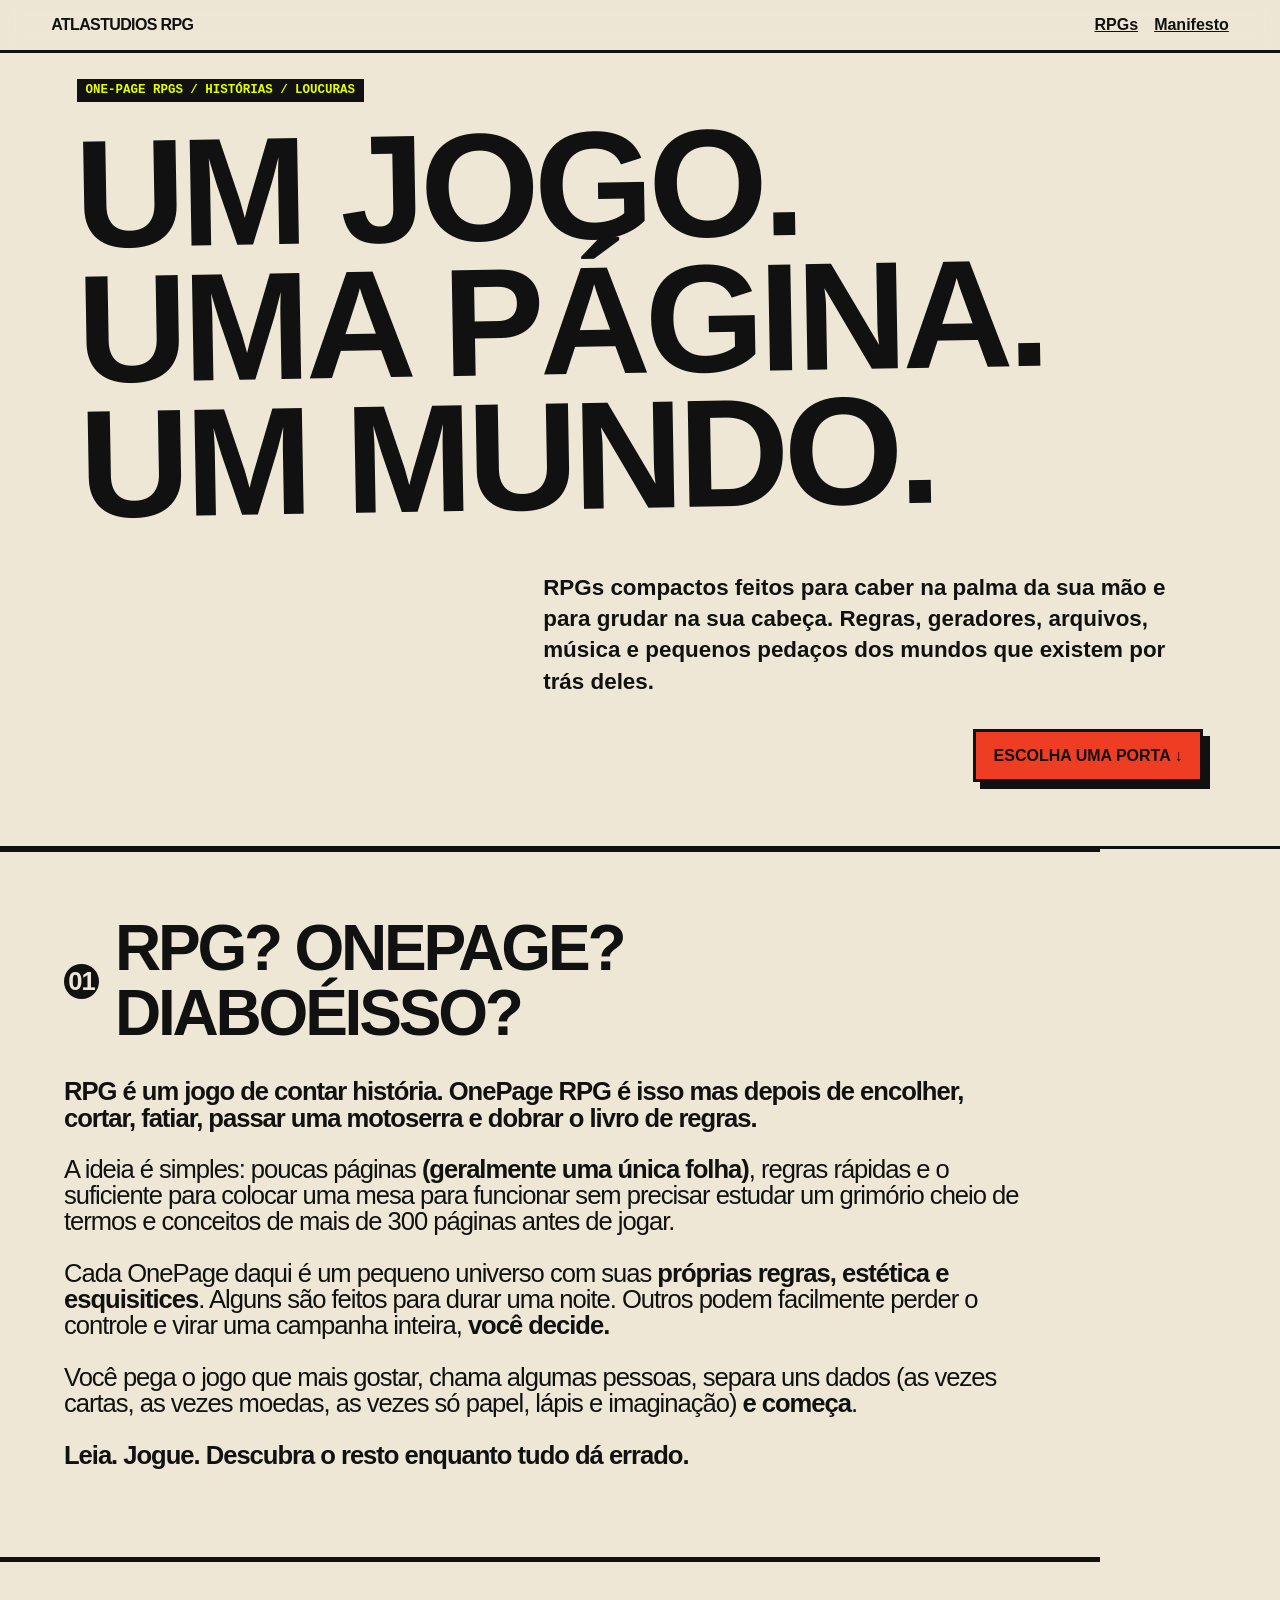
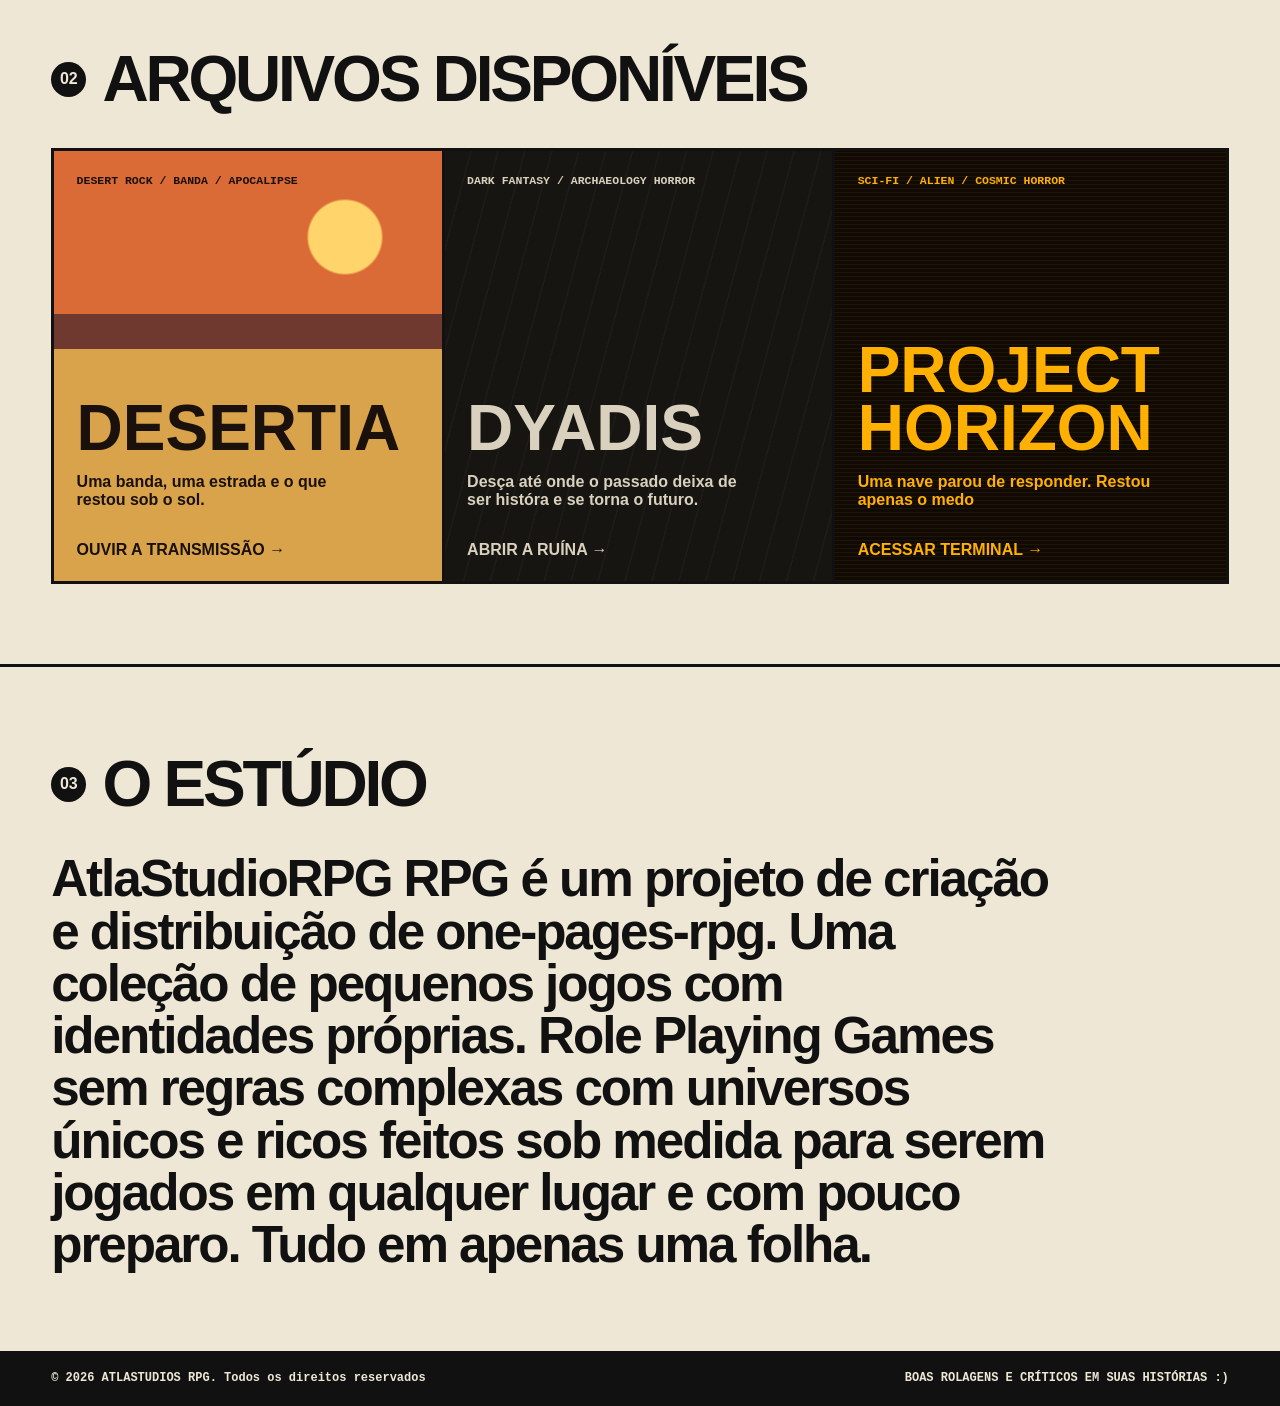
<file: index.html>
<!doctype html>
<html lang="pt-BR">
<head>
  <meta charset="utf-8">
  <meta name="viewport" content="width=device-width, initial-scale=1">
  <meta name="description" content="One-page RPGs, ferramentas e experiências interativas.">
  <title>AtlaStudioRPG</title>
  <link rel="stylesheet" href="home/home.css">
  <script src="home/home.js" defer></script>
</head>
<body>
  <header class="topbar">
    <a class="brand" href="./">ATLASTUDIOS RPG</a>
    <nav aria-label="Navegação principal">
      <a href="#rpgs">RPGs</a>
      <a href="#manifesto">Manifesto</a>
    </nav>
  </header>

  <main>
    <section class="hero">
      <p class="eyebrow">ONE-PAGE RPGS / HISTÓRIAS / LOUCURAS</p>
      <h1>UM JOGO.<br>UMA PÁGINA.<br>UM MUNDO.</h1>
      <p class="lead">
        RPGs compactos feitos para caber na palma da sua mão e para grudar na sua cabeça.
        Regras, geradores, arquivos, música e pequenos pedaços dos mundos que existem por trás deles.
      </p>
      <a class="cta" href="#rpgs">ESCOLHA UMA PORTA ↓</a>
    </section>

    <section class="sec-opage">
      <div class="section-heading">
        <span>01</span>
        <h2> RPG? ONEPAGE? DIABOÉISSO? </h2>
      </div>

      <p class="bold">
        RPG é um jogo de contar história. OnePage RPG é isso mas depois de encolher, cortar, fatiar, 
        passar uma motoserra e dobrar o livro de regras.
      </p>

      <p>
        A ideia é simples: poucas páginas <b>(geralmente uma única folha)</b>, regras rápidas e o suficiente 
        para colocar uma mesa para funcionar sem precisar estudar um grimório cheio de termos e conceitos 
        de mais de 300 páginas antes de jogar.
      </p>

      <p>
        Cada OnePage daqui é um pequeno universo com suas <b>próprias regras, estética e esquisitices</b>. Alguns são 
        feitos para durar uma noite. Outros podem facilmente perder o controle e virar uma campanha inteira, <b>você 
        decide.</b>
      </p>

      <p>
        Você pega o jogo que mais gostar, chama algumas pessoas, separa uns dados (as vezes cartas, as vezes moedas,
        as vezes só papel, lápis e imaginação) <b>e começa</b>.
      </p>

      <p class="bold">Leia. Jogue. Descubra o resto enquanto tudo dá errado.</p>
    </section>

    <section id="rpgs" class="games" aria-labelledby="games-title">
      <div class="section-heading">
        <span>02</span>
        <h2 id="games-title">ARQUIVOS DISPONÍVEIS</h2>
      </div>

      <div class="game-grid">
        <a class="game-card desertia" href="rpg/desertia/">
          <small>DESERT ROCK / BANDA / APOCALIPSE</small>
          <strong>DESERTIA</strong>
          <p>Uma banda, uma estrada e o que restou sob o sol.</p>
          <span>OUVIR A TRANSMISSÃO →</span>
        </a>

        <a class="game-card duality" href="rpg/duality/">
          <small>DARK FANTASY / ARCHAEOLOGY HORROR</small>
          <strong>DYADIS</strong>
          <p>Desça até onde o passado deixa de ser históra e se torna o futuro.</p>
          <span>ABRIR A RUÍNA →</span>
        </a>

        <a class="game-card signal" href="rpg/horizon/">
          <small>SCI-FI / ALIEN / COSMIC HORROR</small>
          <strong>PROJECT HORIZON</strong>
          <p>Uma nave parou de responder. Restou apenas o medo</p>
          <span>ACESSAR TERMINAL →</span>
        </a>
      </div>
    </section>

    <section id="manifesto" class="manifesto">
      <div class="section-heading">
        <span>03</span>
        <h2>O ESTÚDIO</h2>
      </div>
      <p>
        AtlaStudioRPG RPG é um projeto de criação e distribuição de one-pages-rpg. Uma coleção de pequenos
         jogos com identidades próprias. Role Playing Games sem regras complexas com universos únicos e ricos 
         feitos sob medida para serem jogados em qualquer lugar e com pouco preparo. Tudo em apenas uma folha.
      </p>
    </section>
  </main>

  <footer>
    <span>© <span id="year"></span> ATLASTUDIOS RPG. Todos os direitos reservados</span>
    <span>BOAS ROLAGENS E CRÍTICOS EM SUAS HISTÓRIAS :)</span>
  </footer>
</body>
</html>
</file>
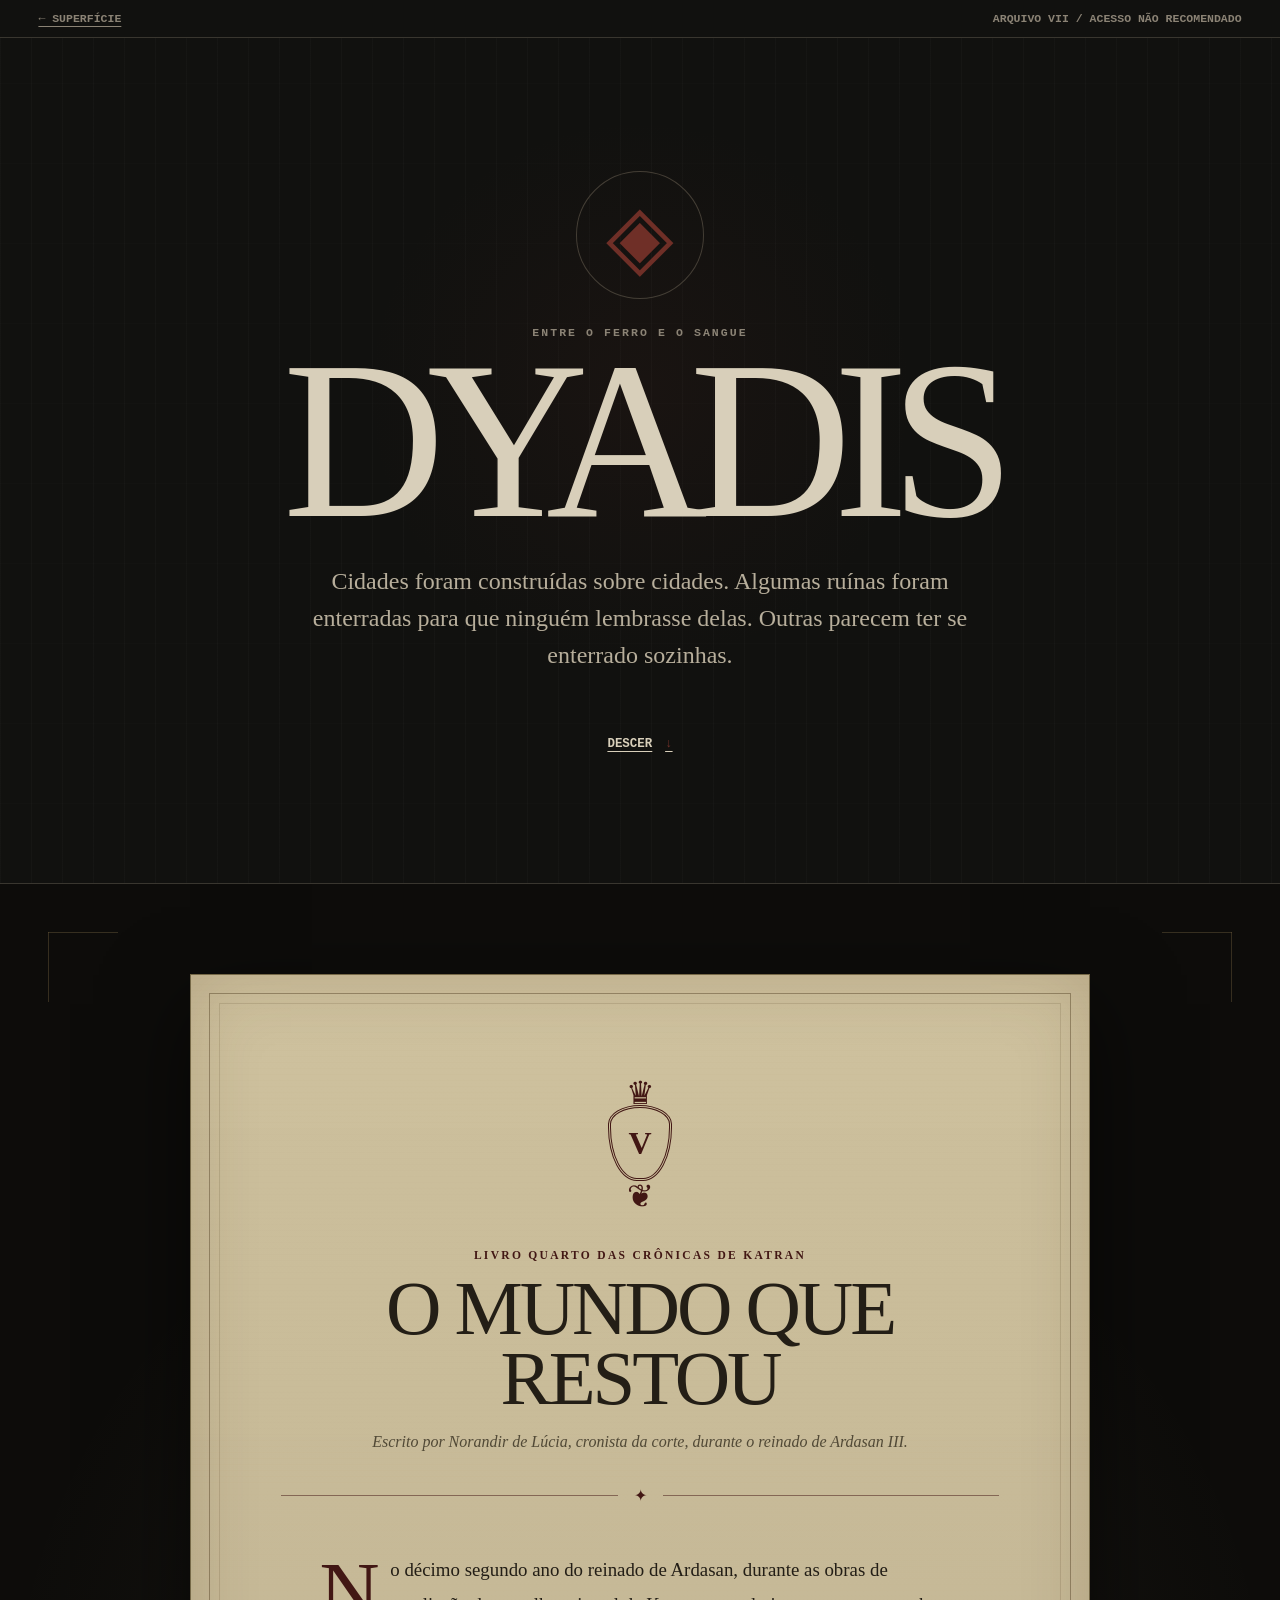
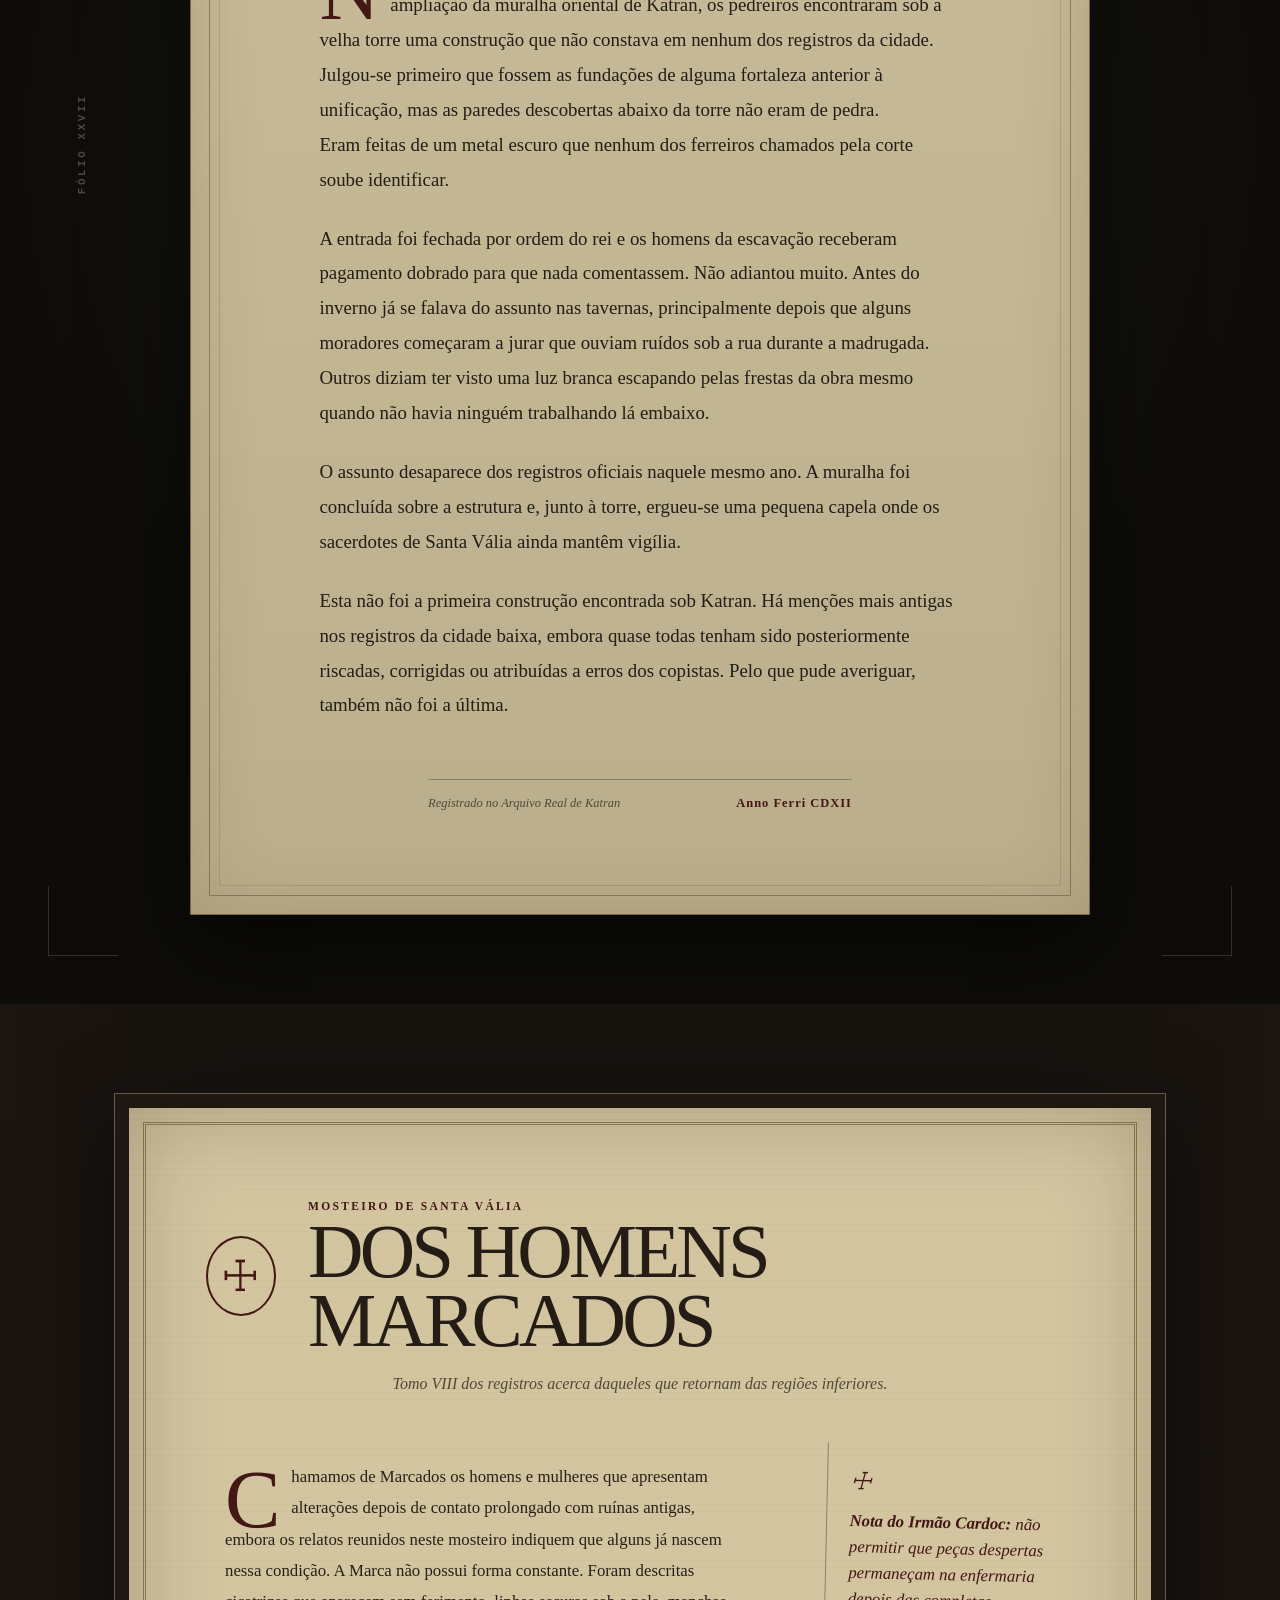
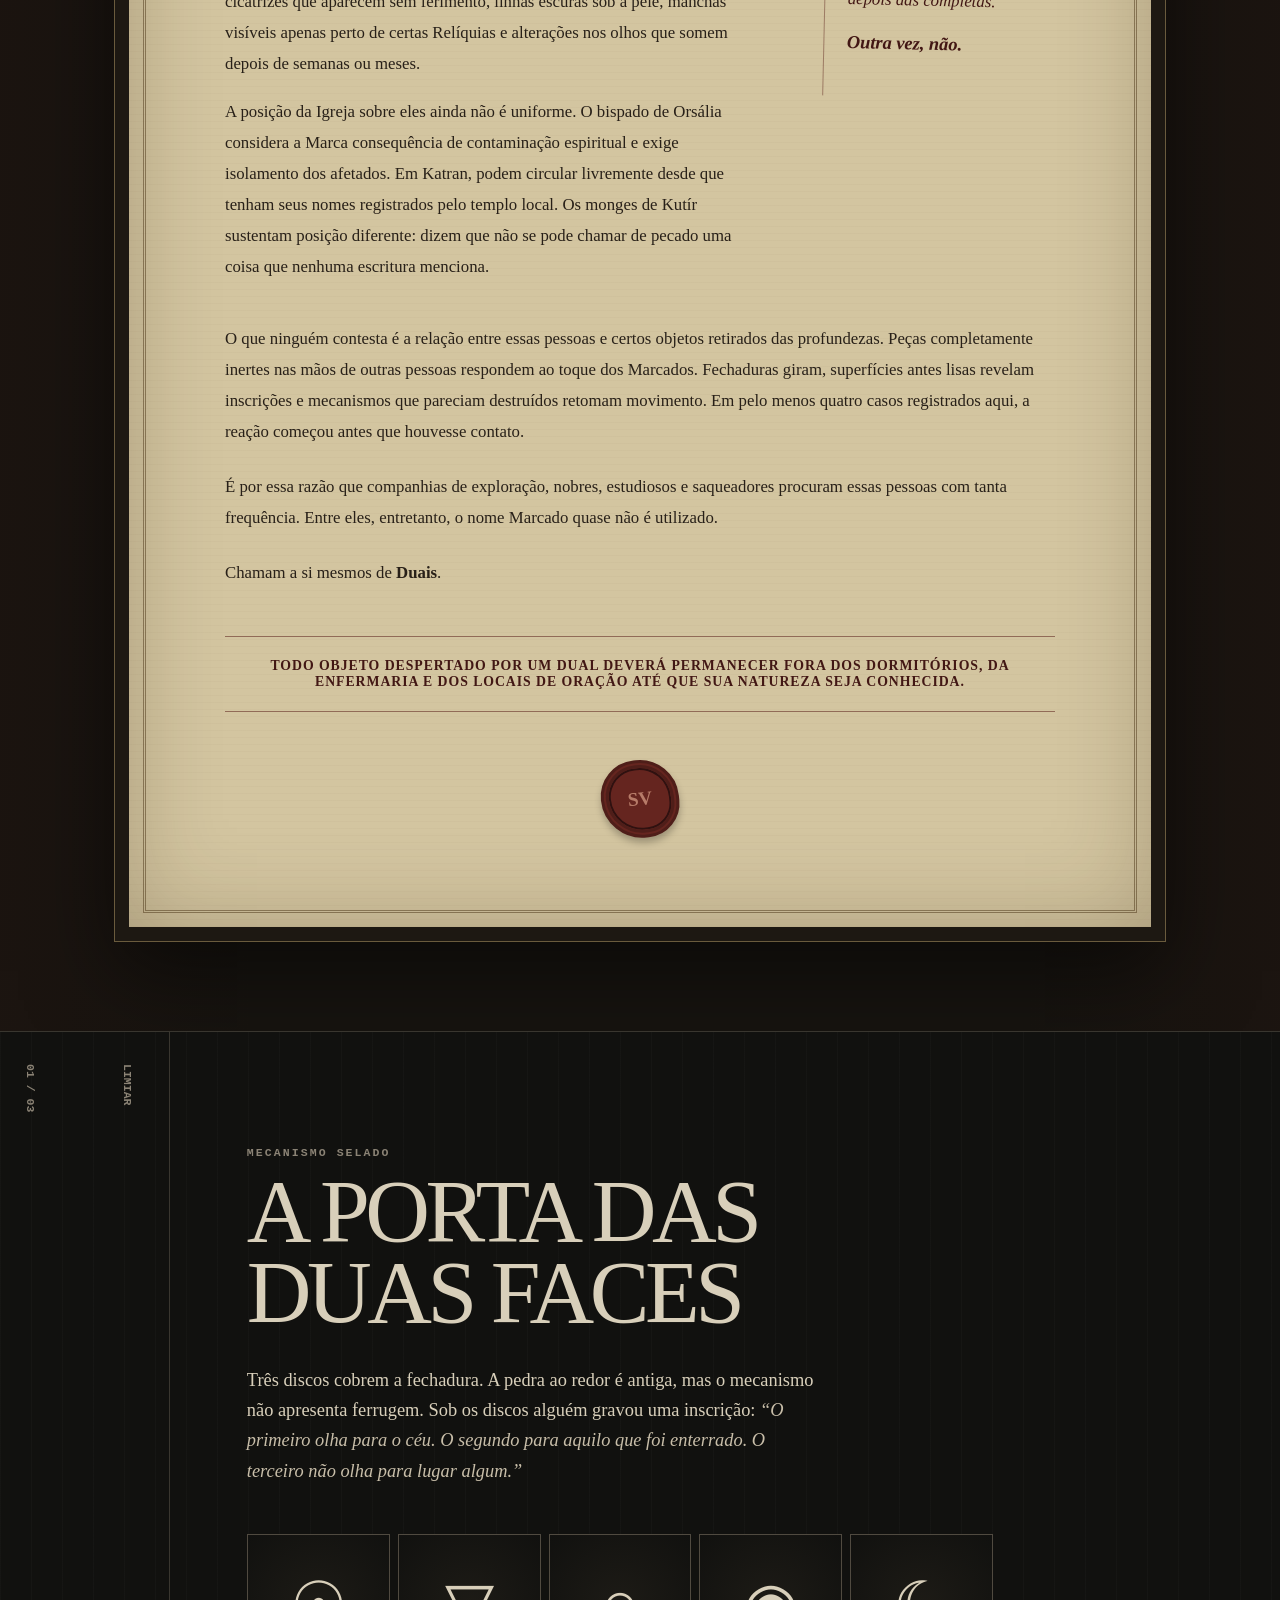
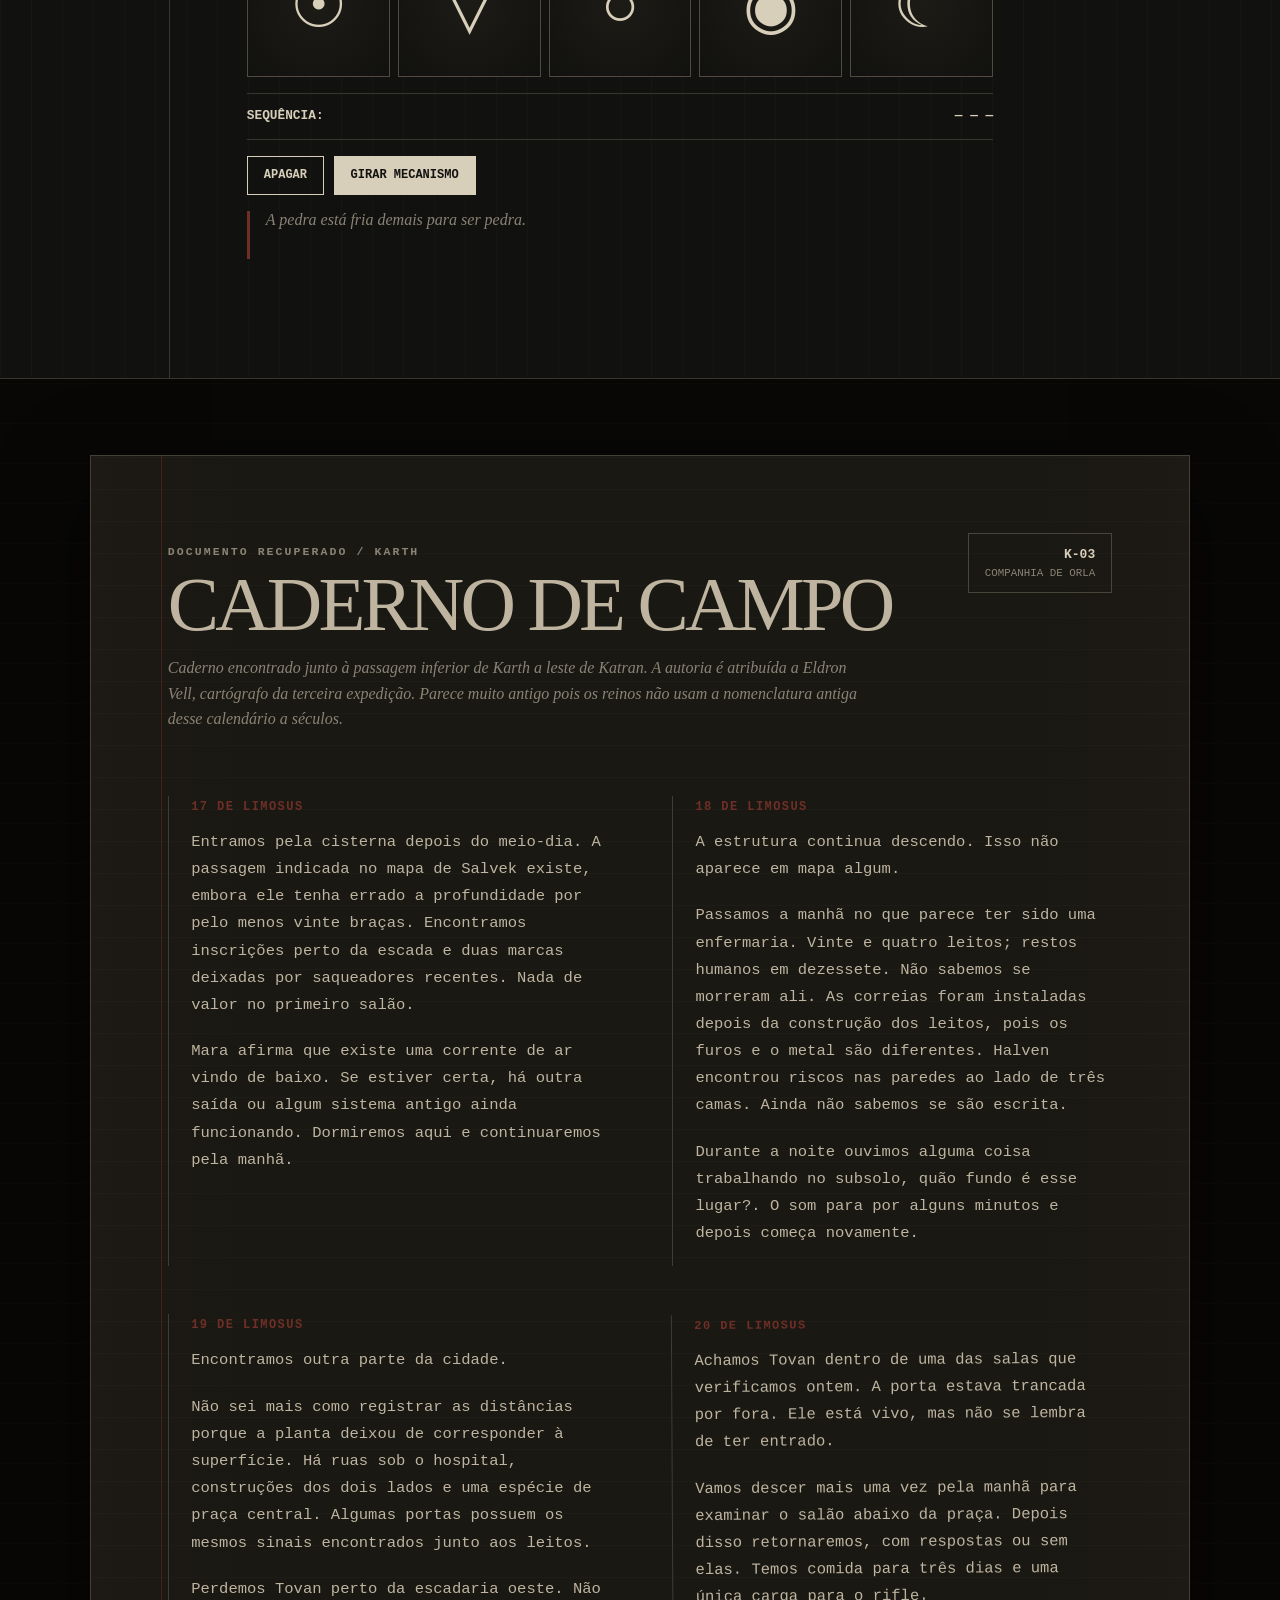
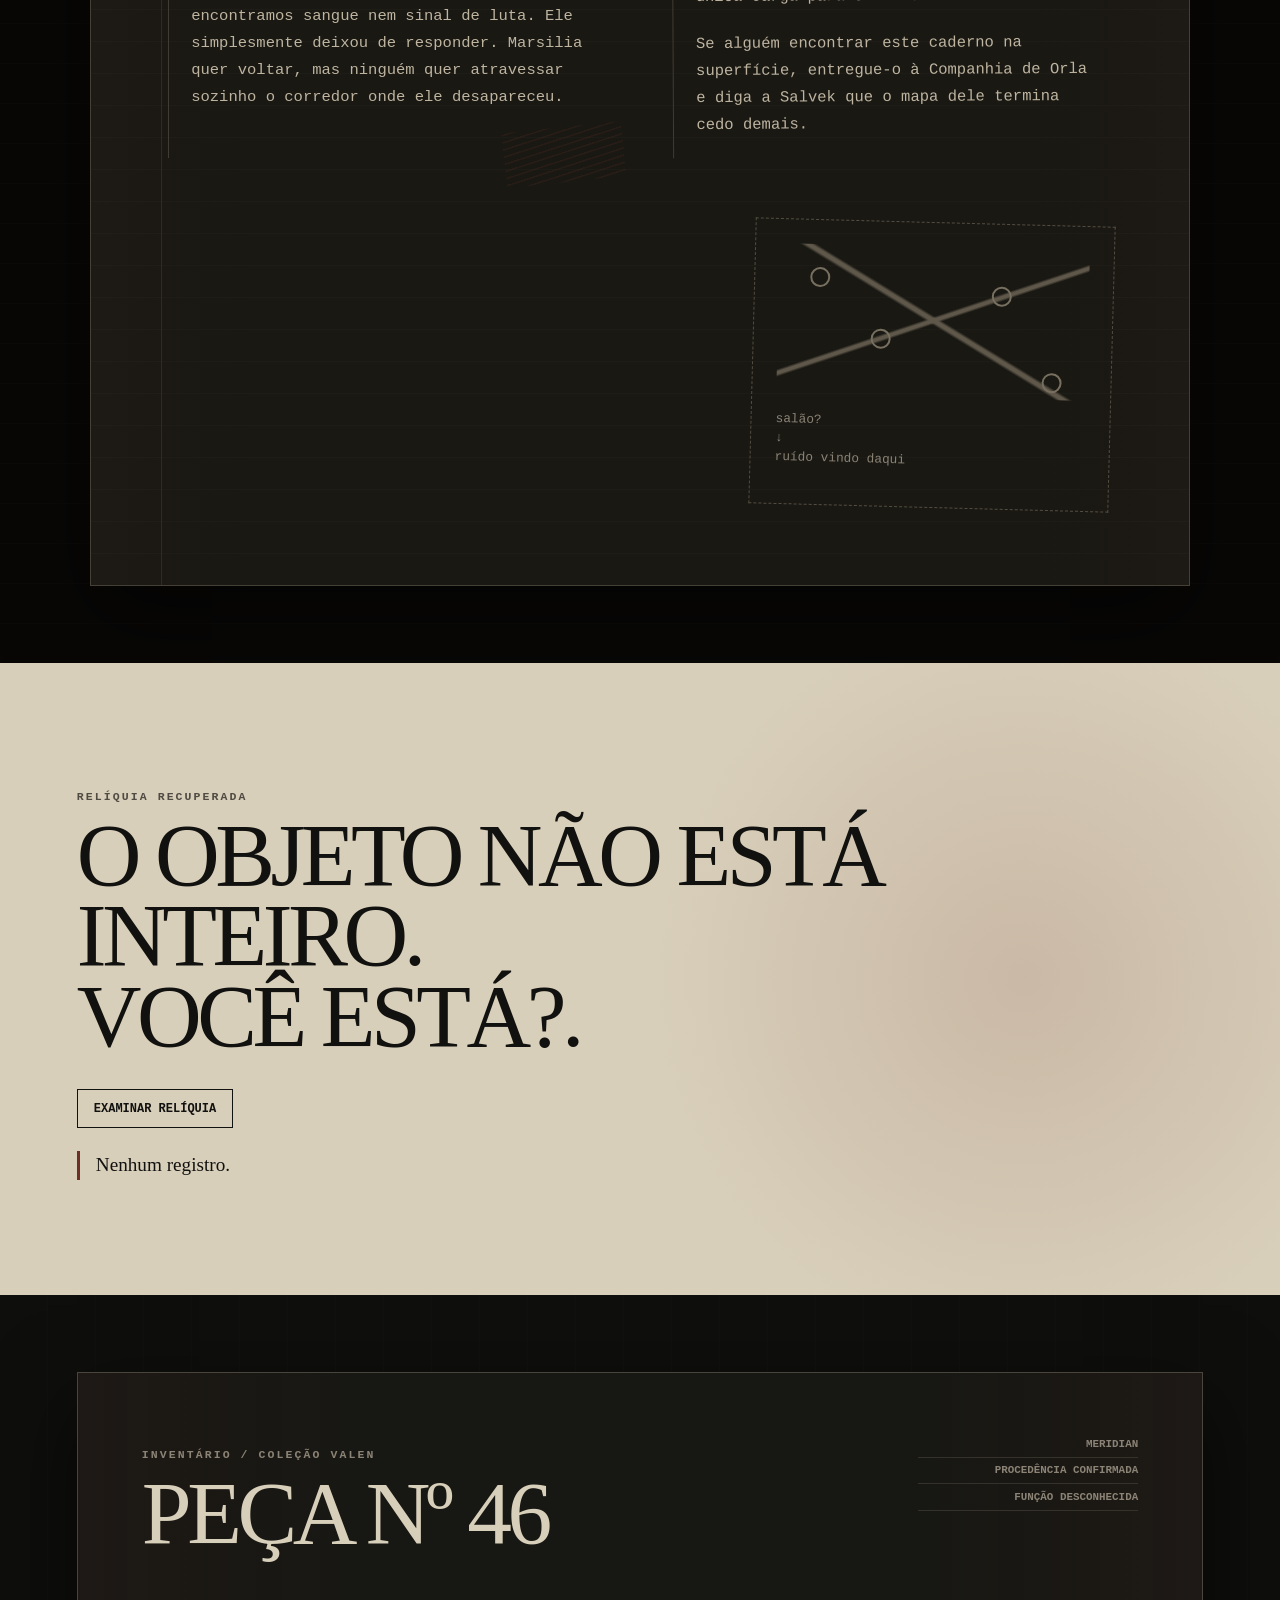
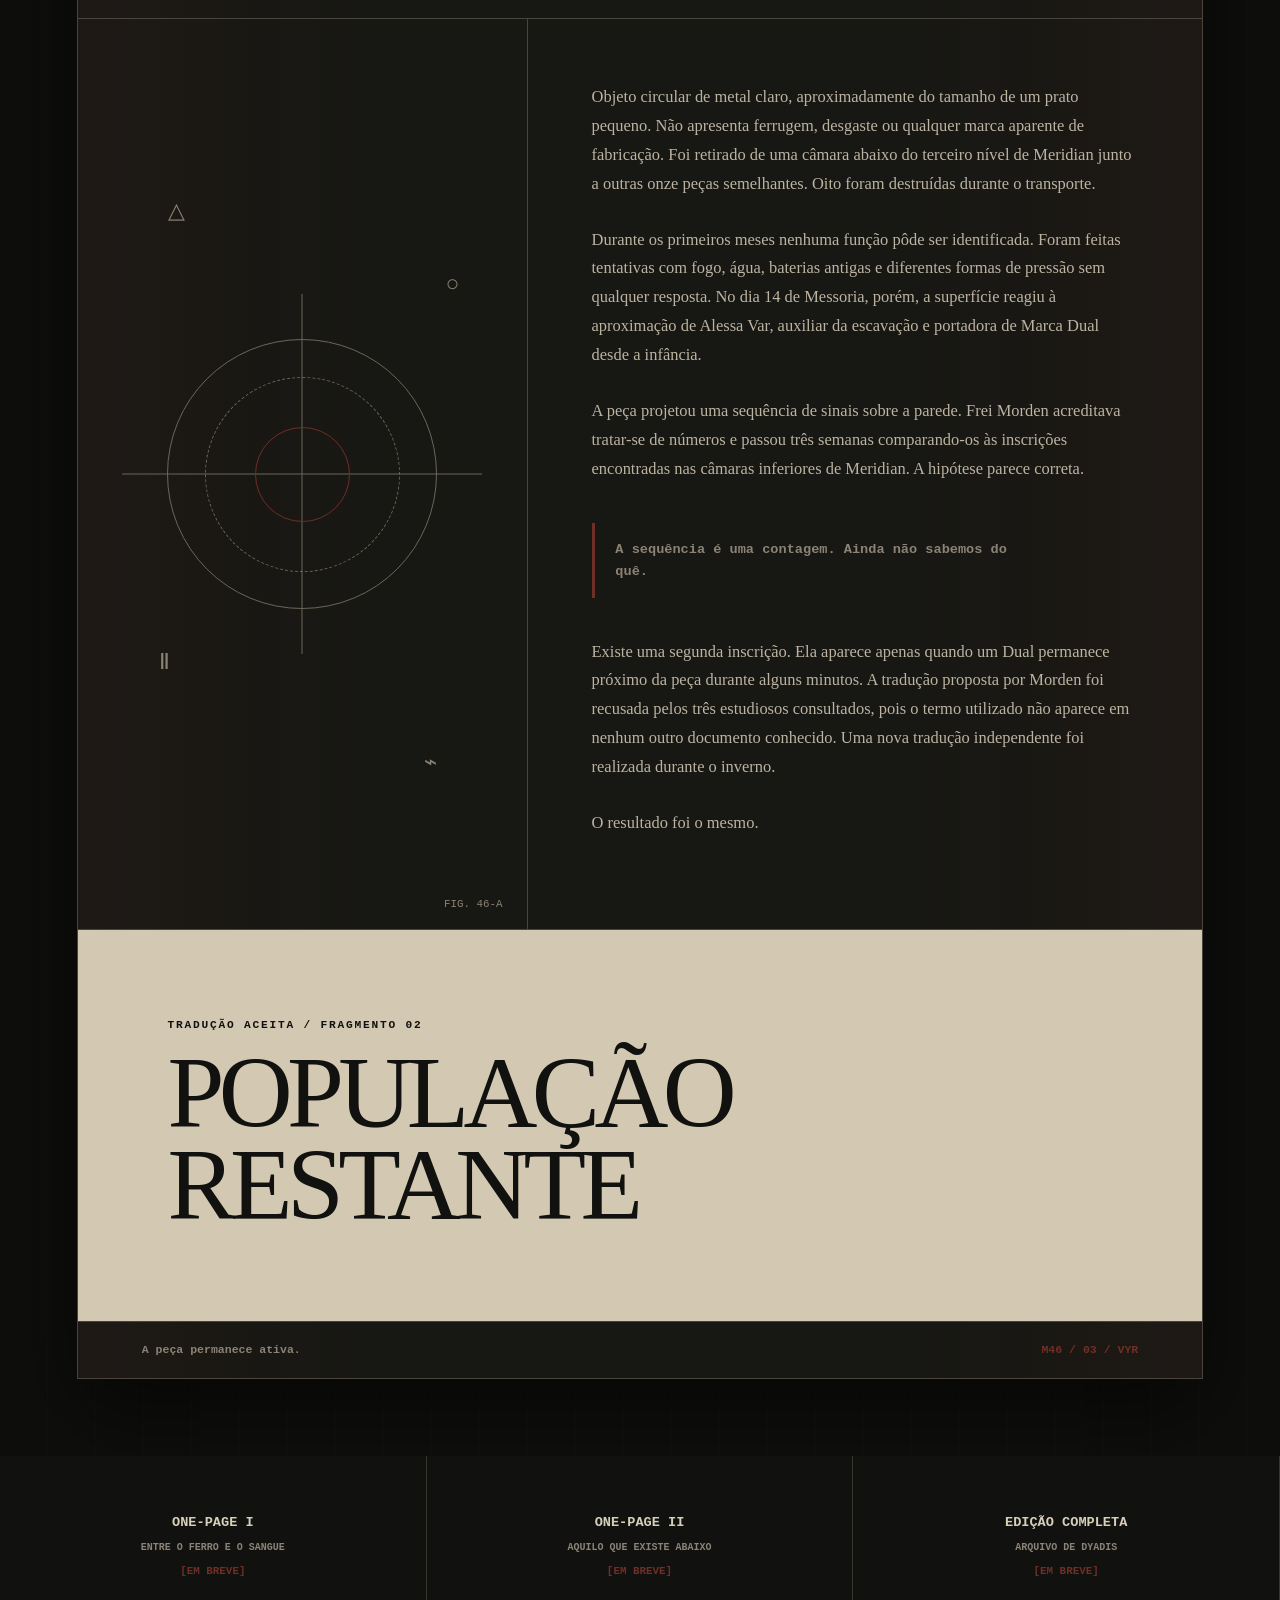
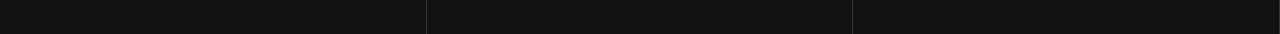
<file: rpg/duality/index.html>
<!doctype html>
<html lang="pt-BR">
<head>
  <meta charset="utf-8">
  <meta name="viewport" content="width=device-width, initial-scale=1">
  <meta
    name="description"
    content="Dyadis — um RPG de fantasia sombria, ruínas esquecidas e coisas que deveriam continuar enterradas."
  >

  <title>Dyadis — AtlaStudioRPG</title>

  <link rel="stylesheet" href="duality.css">
  <script src="duality.js" defer></script>
</head>

<body>

  <header class="site-header">
    <a href="../../">← SUPERFÍCIE</a>
    <span>ARQUIVO VII / ACESSO NÃO RECOMENDADO</span>
  </header>

  <main>

    <!-- =========================================================
         INTRO
    ========================================================== -->

    <section class="intro">

      <div class="intro-mark" aria-hidden="true">
        <span>◈</span>
      </div>

      <p class="eyebrow">ENTRE O FERRO E O SANGUE</p>

      <h1>DYADIS</h1>

      <p class="lead">
        Cidades foram construídas sobre cidades. Algumas ruínas foram enterradas
        para que ninguém lembrasse delas. Outras parecem ter se enterrado sozinhas.
      </p>

      <a class="descent-link" href="#chronicle">
        DESCER
        <span aria-hidden="true">↓</span>
      </a>

    </section>


    <!-- =========================================================
         CRÔNICA DO REINO
    ========================================================== -->

    <section
      id="chronicle"
      class="world-page chronicle"
      data-folio="FÓLIO XXVII"
    >

      <div class="page-corner page-corner-top-left" aria-hidden="true"></div>
      <div class="page-corner page-corner-top-right" aria-hidden="true"></div>
      <div class="page-corner page-corner-bottom-left" aria-hidden="true"></div>
      <div class="page-corner page-corner-bottom-right" aria-hidden="true"></div>

      <article class="chronicle-sheet">

        <div class="royal-crest" aria-hidden="true">
          <span class="crest-crown">♛</span>
          <span class="crest-shield">V</span>
          <span class="crest-flourish">❦</span>
        </div>

        <p class="document-origin">
          LIVRO QUARTO DAS CRÔNICAS DE KATRAN
        </p>

        <h2>O MUNDO QUE RESTOU</h2>

        <p class="document-note">
          Escrito por Norandir de Lúcia, cronista da corte,
          durante o reinado de Ardasan III.
        </p>

        <div class="chronicle-rule" aria-hidden="true">
          <span>✦</span>
        </div>

        <p class="dropcap">
          No décimo segundo ano do reinado de Ardasan, durante as obras de ampliação
          da muralha oriental de Katran, os pedreiros encontraram sob a velha torre
          uma construção que não constava em nenhum dos registros da cidade.
          Julgou-se primeiro que fossem as fundações de alguma fortaleza anterior
          à unificação, mas as paredes descobertas abaixo da torre não eram de
          pedra. Eram feitas de um metal escuro que nenhum dos ferreiros chamados
          pela corte soube identificar.
        </p>

        <p>
          A entrada foi fechada por ordem do rei e os homens da escavação receberam
          pagamento dobrado para que nada comentassem. Não adiantou muito. Antes do
          inverno já se falava do assunto nas tavernas, principalmente depois que
          alguns moradores começaram a jurar que ouviam ruídos sob a rua durante a
          madrugada. Outros diziam ter visto uma luz branca escapando pelas frestas
          da obra mesmo quando não havia ninguém trabalhando lá embaixo.
        </p>

        <p>
          O assunto desaparece dos registros oficiais naquele mesmo ano. A muralha
          foi concluída sobre a estrutura e, junto à torre, ergueu-se uma pequena
          capela onde os sacerdotes de Santa Vália ainda mantêm vigília.
        </p>

        <p>
          Esta não foi a primeira construção encontrada sob Katran. Há menções mais
          antigas nos registros da cidade baixa, embora quase todas tenham sido
          posteriormente riscadas, corrigidas ou atribuídas a erros dos copistas.
          Pelo que pude averiguar, também não foi a última.
        </p>

        <footer class="document-signature">
          <span>Registrado no Arquivo Real de Katran</span>
          <strong>Anno Ferri CDXII</strong>
        </footer>

      </article>

    </section>


    <!-- =========================================================
         REGISTRO DO MOSTEIRO
    ========================================================== -->

    <section class="world-page monastery">

      <article class="monastery-sheet">

        <header class="monastery-heading">

          <div class="monastery-symbol" aria-hidden="true">
            <span>☩</span>
          </div>

          <div>
            <p class="document-origin">MOSTEIRO DE SANTA VÁLIA</p>
            <h2>DOS HOMENS MARCADOS</h2>
          </div>

        </header>

        <p class="document-note">
          Tomo VIII dos registros acerca daqueles que retornam
          das regiões inferiores.
        </p>

        <div class="monastery-columns">

          <div>

            <p class="dropcap">
              Chamamos de Marcados os homens e mulheres que apresentam alterações
              depois de contato prolongado com ruínas antigas, embora os relatos
              reunidos neste mosteiro indiquem que alguns já nascem nessa condição.
              A Marca não possui forma constante. Foram descritas cicatrizes que
              aparecem sem ferimento, linhas escuras sob a pele, manchas visíveis
              apenas perto de certas Relíquias e alterações nos olhos que somem
              depois de semanas ou meses.
            </p>

            <p>
              A posição da Igreja sobre eles ainda não é uniforme. O bispado de
              Orsália considera a Marca consequência de contaminação espiritual e
              exige isolamento dos afetados. Em Katran, podem circular livremente
              desde que tenham seus nomes registrados pelo templo local. Os monges
              de Kutír sustentam posição diferente: dizem que não se pode chamar
              de pecado uma coisa que nenhuma escritura menciona.
            </p>

          </div>

          <aside class="monastery-margin-note">
            <span class="margin-cross">☩</span>

            <p>
              <strong>Nota do Irmão Cardoc:</strong>
              não permitir que peças despertas permaneçam na enfermaria depois das
              completas.
            </p>

            <p class="scribble">
              Outra vez, não.
            </p>
          </aside>

        </div>

        <p>
          O que ninguém contesta é a relação entre essas pessoas e certos objetos
          retirados das profundezas. Peças completamente inertes nas mãos de outras
          pessoas respondem ao toque dos Marcados. Fechaduras giram, superfícies
          antes lisas revelam inscrições e mecanismos que pareciam destruídos
          retomam movimento. Em pelo menos quatro casos registrados aqui, a reação
          começou antes que houvesse contato.
        </p>

        <p>
          É por essa razão que companhias de exploração, nobres, estudiosos e
          saqueadores procuram essas pessoas com tanta frequência. Entre eles,
          entretanto, o nome Marcado quase não é utilizado.
        </p>

        <p>
          Chamam a si mesmos de <strong>Duais</strong>.
        </p>

        <div class="monastery-warning">
          Todo objeto despertado por um Dual deverá permanecer fora dos dormitórios,
          da enfermaria e dos locais de oração até que sua natureza seja conhecida.
        </div>

        <div class="wax-seal" aria-hidden="true">
          <span>SV</span>
        </div>

      </article>

    </section>


    <!-- =========================================================
         LIMIAR / PUZZLE ORIGINAL
    ========================================================== -->

    <section id="threshold" class="threshold">

      <aside class="depth-index">
        <p>LIMIAR</p>
        <span>01 / 03</span>
      </aside>

      <article>

        <p class="eyebrow">MECANISMO SELADO</p>

        <h2>A PORTA DAS DUAS FACES</h2>

        <p>
          Três discos cobrem a fechadura. A pedra ao redor é antiga, mas o mecanismo
          não apresenta ferrugem. Sob os discos alguém gravou uma inscrição:
          <em>
            “O primeiro olha para o céu. O segundo para aquilo que foi enterrado.
            O terceiro não olha para lugar algum.”
          </em>
        </p>

        <div class="puzzle" aria-label="Enigma da porta">
          <button class="rune" data-value="sun" type="button" aria-label="Sol">☉</button>
          <button class="rune" data-value="below" type="button" aria-label="Abaixo">▽</button>
          <button class="rune" data-value="void" type="button" aria-label="Vazio">○</button>
          <button class="rune" data-value="eye" type="button" aria-label="Olho">◉</button>
          <button class="rune" data-value="moon" type="button" aria-label="Lua">☾</button>
        </div>

        <div class="sequence">
          <span>SEQUÊNCIA:</span>
          <strong id="sequence">— — —</strong>
        </div>

        <div class="puzzle-actions">
          <button id="reset" type="button">APAGAR</button>
          <button id="submit" type="button">GIRAR MECANISMO</button>
        </div>

        <p id="puzzle-result" class="result" aria-live="polite">
          A pedra está fria demais para ser pedra.
        </p>

      </article>

    </section>


    <!-- =========================================================
         DIÁRIO DE EXPEDIÇÃO
    ========================================================== -->

    <section class="world-page expedition">

      <article class="field-journal">

        <header class="journal-header">

          <div>
            <p class="eyebrow">DOCUMENTO RECUPERADO / KARTH</p>
            <h2>CADERNO DE CAMPO</h2>
          </div>

          <div class="journal-id">
            <span>K-03</span>
            <small>COMPANHIA DE ORLA</small>
          </div>

        </header>

        <p class="journal-description">
          Caderno encontrado junto à passagem inferior de Karth a leste de Katran.
          A autoria é atribuída a Eldron Vell, cartógrafo da terceira expedição.
          Parece muito antigo pois os reinos não usam a nomenclatura antiga desse calendário a séculos.
        </p>

        <div class="journal-grid">

          <div class="journal-entry">

            <time datetime="0412-05-17">17 DE LIMOSUS</time>

            <p>
              Entramos pela cisterna depois do meio-dia. A passagem indicada no
              mapa de Salvek existe, embora ele tenha errado a profundidade por pelo
              menos vinte braças. Encontramos inscrições perto da escada e duas
              marcas deixadas por saqueadores recentes. Nada de valor no primeiro
              salão.
            </p>

            <p>
              Mara afirma que existe uma corrente de ar vindo de baixo. Se estiver
              certa, há outra saída ou algum sistema antigo ainda funcionando.
              Dormiremos aqui e continuaremos pela manhã.
            </p>

          </div>

          <div class="journal-entry">

            <time datetime="0412-05-18">18 DE LIMOSUS</time>

            <p>
              A estrutura continua descendo. Isso não aparece em mapa algum.
            </p>

            <p>
              Passamos a manhã no que parece ter sido uma enfermaria. Vinte e
              quatro leitos; restos humanos em dezessete. Não sabemos se morreram
              ali. As correias foram instaladas depois da construção dos leitos,
              pois os furos e o metal são diferentes. Halven encontrou riscos nas
              paredes ao lado de três camas. Ainda não sabemos se são escrita.
            </p>

            <p>
              Durante a noite ouvimos alguma coisa trabalhando no subsolo, quão fundo é esse lugar?.
              O som para por alguns minutos e depois começa novamente.
            </p>

          </div>

          <div class="journal-entry damaged-entry">

            <time datetime="0412-05-19">19 DE LIMOSUS</time>

            <p>
              Encontramos outra parte da cidade.
            </p>

            <p>
              Não sei mais como registrar as distâncias porque a planta deixou de
              corresponder à superfície. Há ruas sob o hospital, construções dos
              dois lados e uma espécie de praça central. Algumas portas possuem os
              mesmos sinais encontrados junto aos leitos.
            </p>

            <p>
              Perdemos Tovan perto da escadaria oeste. Não encontramos sangue nem
              sinal de luta. Ele simplesmente deixou de responder. Marsilia quer voltar,
              mas ninguém quer atravessar sozinho o corredor onde ele desapareceu.
            </p>

          </div>

          <div class="journal-entry last-entry">

            <time datetime="0412-05-20">20 DE LIMOSUS</time>

            <p>
              Achamos Tovan dentro de uma das salas que verificamos ontem. A porta
              estava trancada por fora. Ele está vivo, mas não se lembra de ter
              entrado.
            </p>

            <p>
              Vamos descer mais uma vez pela manhã para examinar o salão abaixo da
              praça. Depois disso retornaremos, com respostas ou sem elas. Temos
              comida para três dias e uma única carga para o rifle.
            </p>

            <p>
              Se alguém encontrar este caderno na superfície, entregue-o à
              Companhia de Orla e diga a Salvek que o mapa dele termina cedo demais.
            </p>

          </div>

        </div>

        <div class="journal-sketch" aria-hidden="true">

          <div class="sketch-map">
            <span class="sketch-node node-a"></span>
            <span class="sketch-node node-b"></span>
            <span class="sketch-node node-c"></span>
            <span class="sketch-node node-d"></span>
          </div>

          <p>
            salão?<br>
            ↓<br>
            ruído vindo daqui
          </p>

        </div>

      </article>

    </section>


    <!-- =========================================================
         RELÍQUIA ORIGINAL
    ========================================================== -->

    <section class="relic">

      <p class="eyebrow">RELÍQUIA RECUPERADA</p>

      <h2>
        O OBJETO NÃO ESTÁ INTEIRO.<br>
        VOCÊ ESTÁ?.
      </h2>

      <button id="relic-button" type="button">
        EXAMINAR RELÍQUIA
      </button>

      <output id="relic-output">
        Nenhum registro.
      </output>

    </section>


    <!-- =========================================================
         MERIDIAN
    ========================================================== -->

    <section class="world-page meridian">

      <article class="meridian-record">

        <header class="meridian-header">

          <div>
            <p class="eyebrow">INVENTÁRIO / COLEÇÃO VALEN</p>
            <h2>PEÇA Nº 46</h2>
          </div>

          <div class="classification">
            <span>MERIDIAN</span>
            <span>PROCEDÊNCIA CONFIRMADA</span>
            <span>FUNÇÃO DESCONHECIDA</span>
          </div>

        </header>

        <div class="artifact-layout">

          <div class="artifact-diagram" aria-hidden="true">

            <div class="artifact-circle artifact-circle-1"></div>
            <div class="artifact-circle artifact-circle-2"></div>
            <div class="artifact-circle artifact-circle-3"></div>

            <span class="artifact-mark mark-a">△</span>
            <span class="artifact-mark mark-b">○</span>
            <span class="artifact-mark mark-c">Ⅱ</span>
            <span class="artifact-mark mark-d">⌁</span>

            <small>FIG. 46-A</small>

          </div>

          <div class="artifact-text">

            <p>
              Objeto circular de metal claro, aproximadamente do tamanho de um prato
              pequeno. Não apresenta ferrugem, desgaste ou qualquer marca aparente
              de fabricação. Foi retirado de uma câmara abaixo do terceiro nível de
              Meridian junto a outras onze peças semelhantes. Oito foram destruídas
              durante o transporte.
            </p>

            <p>
              Durante os primeiros meses nenhuma função pôde ser identificada.
              Foram feitas tentativas com fogo, água, baterias antigas e diferentes
              formas de pressão sem qualquer resposta. No dia 14 de Messoria, porém,
              a superfície reagiu à aproximação de Alessa Var, auxiliar da
              escavação e portadora de Marca Dual desde a infância.
            </p>

            <p>
              A peça projetou uma sequência de sinais sobre a parede. Frei Morden
              acreditava tratar-se de números e passou três semanas comparando-os
              às inscrições encontradas nas câmaras inferiores de Meridian.
              A hipótese parece correta.
            </p>

            <aside class="artifact-note">
              A sequência é uma contagem.
              Ainda não sabemos do quê.
            </aside>

            <p>
              Existe uma segunda inscrição. Ela aparece apenas quando um Dual
              permanece próximo da peça durante alguns minutos. A tradução proposta
              por Morden foi recusada pelos três estudiosos consultados, pois o
              termo utilizado não aparece em nenhum outro documento conhecido.
              Uma nova tradução independente foi realizada durante o inverno.
            </p>

            <p>
              O resultado foi o mesmo.
            </p>

          </div>

        </div>

        <div class="translation-block">
          <span>TRADUÇÃO ACEITA / FRAGMENTO 02</span>
          <strong>POPULAÇÃO RESTANTE</strong>
        </div>

        <footer class="meridian-footer">

          <p>
            A peça permanece ativa.
          </p>

          <div class="catalog-code">
            M46 / 03 / VYR
          </div>

        </footer>

      </article>

    </section>


    <!-- =========================================================
         DOWNLOADS
    ========================================================== -->

    <section class="downloads">

      <a href="#" aria-disabled="true">
        <span>ONE-PAGE I</span>
        <small>ENTRE O FERRO E O SANGUE</small>
        <strong>[EM BREVE]</strong>
      </a>

      <a href="#" aria-disabled="true">
        <span>ONE-PAGE II</span>
        <small>AQUILO QUE EXISTE ABAIXO</small>
        <strong>[EM BREVE]</strong>
      </a>

      <a href="#" aria-disabled="true">
        <span>EDIÇÃO COMPLETA</span>
        <small>ARQUIVO DE DYADIS</small>
        <strong>[EM BREVE]</strong>
      </a>

    </section>

  </main>

</body>
</html>
</file>
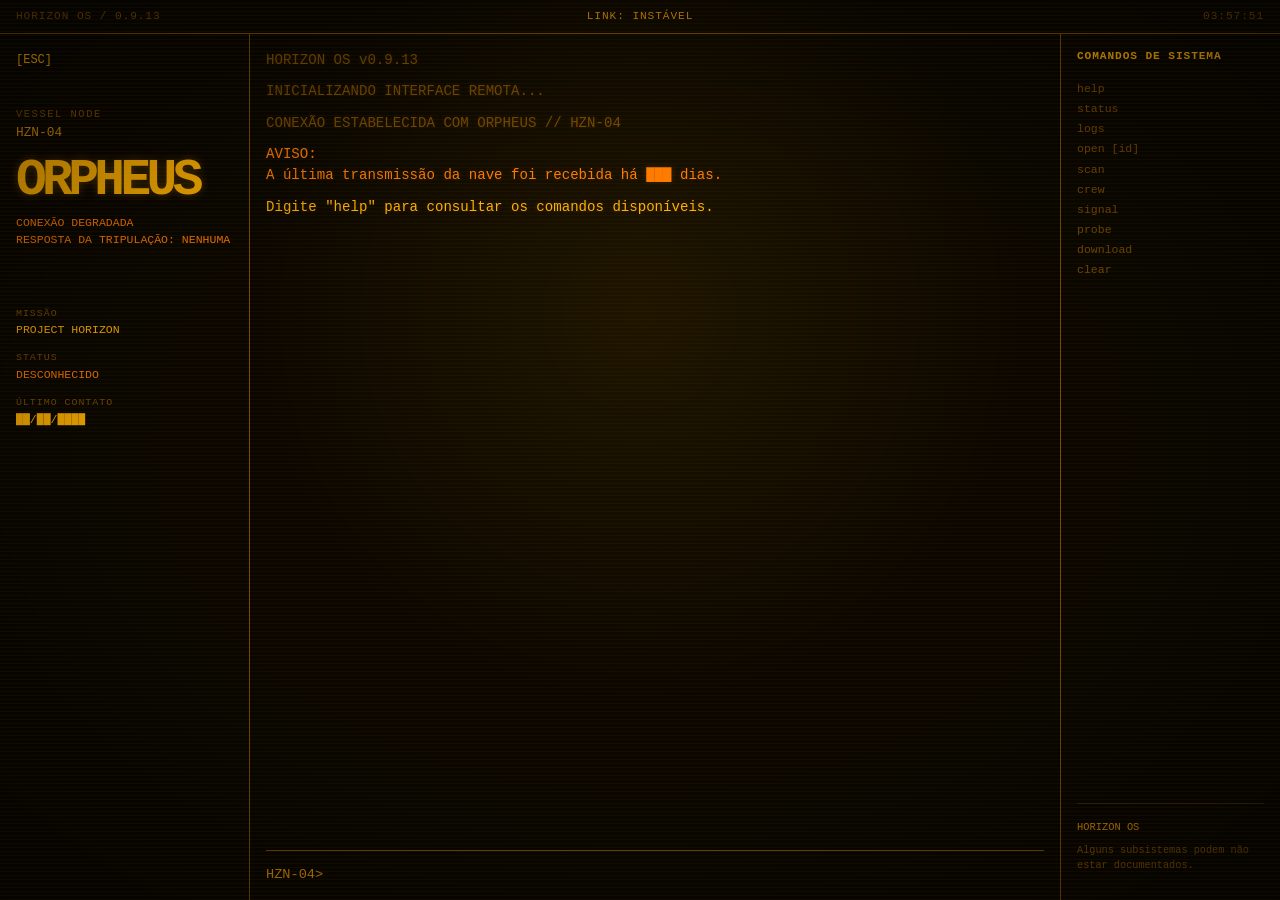
<file: rpg/horizon/index.html>
<!doctype html>
<html lang="pt-BR">
<head>
  <meta charset="utf-8">
  <meta name="viewport" content="width=device-width, initial-scale=1">
  <meta
    name="description"
    content="Terminal de bordo da ORPHEUS — Project Horizon."
  >

  <title>Project Horizon — AtlaStudios RPG</title>

  <link rel="stylesheet" href="horizon.css">
  <script src="horizon.js" defer></script>
</head>

<body>
  <div class="screen">

    <header>
      <span>HORIZON OS / 0.9.13</span>
      <span>LINK: INSTÁVEL</span>
      <span id="clock">--:--:--</span>
    </header>

    <main>

      <section class="identity">
        <a href="../../" id="esc-retornar">[ESC]</a>

        <div class="identity-block">
          <p>VESSEL NODE</p>
          <span>HZN-04</span>
        </div>

        <h1>ORPHEUS</h1>

        <p class="warning">
          CONEXÃO DEGRADADA<br>
          RESPOSTA DA TRIPULAÇÃO: NENHUMA
        </p>

        <div class="ship-data">
          <span>MISSÃO</span>
          <strong>PROJECT HORIZON</strong>

          <span>STATUS</span>
          <strong class="danger">DESCONHECIDO</strong>

          <span>ÚLTIMO CONTATO</span>
          <strong>██/██/████</strong>
        </div>
      </section>


      <section class="terminal" aria-label="Terminal da nave ORPHEUS">

        <div
          id="terminal-output"
          class="terminal-output"
          aria-live="polite"
          aria-atomic="false"
        ></div>

        <form id="terminal-form" autocomplete="off">

          <label for="command">
            HZN-04&gt;
          </label>

          <input
            id="command"
            name="command"
            type="text"
            autofocus
            spellcheck="false"
            aria-label="Digite um comando"
          >

        </form>

      </section>


      <aside class="help">

        <strong>COMANDOS DE SISTEMA</strong>

        <span>help</span>
        <span>status</span>
        <span>logs</span>
        <span>open [id]</span>
        <span>scan</span>
        <span>crew</span>
        <span>signal</span>
        <span>probe</span>
        <span>download</span>
        <span>clear</span>

        <div class="help-note">
          <span>HORIZON OS</span>
          <p>
            Alguns subsistemas podem não estar documentados.
          </p>
        </div>

      </aside>

    </main>

  </div>
</body>
</html>
</file>
<file: home/home.css>
* { box-sizing: border-box; }

:root {
  --paper: #eee7d5;
  --ink: #111;
  --acid: #e5ff00;
  --red: #ef3d23;
}

html { scroll-behavior: smooth; }

body {
  margin: 0;
  background: var(--paper);
  color: var(--ink);
  font-family: Arial, Helvetica, sans-serif;
}

a { color: inherit; }


.topbar {
  position: sticky;
  top: 0;
  z-index: 10;
  display: flex;
  justify-content: space-between;
  gap: 2rem;
  padding: 1rem 4vw;
  border-bottom: 3px solid var(--ink);
  background: color-mix(in srgb, var(--paper) 92%, transparent);
  backdrop-filter: blur(10px);
}

.brand {
  font-weight: 900;
  text-decoration: none;
  letter-spacing: -.04em;
}

.topbar nav {
  display: flex;
  gap: 1rem;
  font-weight: 800;
}

.hero {
  min-height: 88svh;
  display: grid;
  align-content: center;
  padding: 2vw 6vw 5vw 6vw;
  border-bottom: 3px solid var(--ink);
  overflow: hidden;
}

.eyebrow {
  width: fit-content;
  margin: 0 0 1rem;
  padding: .35rem .55rem;
  background: var(--ink);
  color: var(--acid);
  font: 800 .78rem/1 monospace;
}

h1 {
  max-width: 1100px;
  margin: 0;
  font-family: Impact, Haettenschweiler, "Arial Narrow Bold", sans-serif;
  font-size: clamp(4.2rem, 12vw, 11rem);
  line-height: .88;
  letter-spacing: -.035em;
  transform: rotate(-1deg);
}

.lead {
  max-width: 660px;
  margin: 3rem 0 2rem auto;
  font-size: clamp(1.05rem, 2vw, 1.4rem);
  line-height: 1.4;
  font-weight: 700;
}

.cta {
  width: fit-content;
  margin-left: auto;
  padding: .9rem 1.1rem;
  background: var(--red);
  border: 3px solid var(--ink);
  box-shadow: 7px 7px 0 var(--ink);
  font-weight: 900;
  text-decoration: none;
  transition: .15s ease;
}

.cta:hover {
  transform: translate(4px, 4px);
  box-shadow: 3px 3px 0 var(--ink);
}

.games,
.manifesto {
  padding: 5rem 4vw;
}

.section-heading {
  display: flex;
  align-items: center;
  gap: 1rem;
  margin-bottom: 2rem;
}

.section-heading span {
  display: grid;
  place-items: center;
  width: 2.2rem;
  aspect-ratio: 1;
  background: var(--ink);
  color: var(--paper);
  border-radius: 50%;
  font-weight: 900;
}

.section-heading h2 {
  margin: 0;
  font-size: clamp(2rem, 5vw, 4.5rem);
  letter-spacing: -.05em;
}

.game-grid {
  display: grid;
  grid-template-columns: repeat(3, 1fr);
  border: 3px solid var(--ink);
}

.game-card {
  min-height: 430px;
  display: flex;
  flex-direction: column;
  padding: 1.4rem;
  border-right: 3px solid var(--ink);
  text-decoration: none;
  transition: transform .18s ease;
}

.game-card:last-child { border-right: 0; }

.game-card:hover {
  transform: translateY(-10px);
}

.game-card small {
  font: 700 .72rem/1.3 monospace;
}

.game-card strong {
  margin-top: auto;
  font-family: Impact, Haettenschweiler, "Arial Narrow Bold", sans-serif;
  font-size: clamp(3rem, 5vw, 5rem);
  line-height: .9;
}

.game-card p {
  max-width: 33ch;
  font-weight: 700;
}

.game-card > span {
  margin-top: 1rem;
  font-weight: 900;
}

.desertia {
  background:
    radial-gradient(circle at 75% 20%, #ffd56b 0 8%, transparent 8.5%),
    linear-gradient(#db6b36 0 38%, #6f392f 38% 46%, #d8a34a 46% 100%);
  color: #1a100c;
}

.duality {
  background:
    repeating-linear-gradient(105deg, transparent 0 24px, rgba(255,255,255,.03) 25px 26px),
    #171512;
  color: #d9d0bd;
}

.signal {
  background:
    repeating-linear-gradient(0deg, rgba(255, 206, 127, 0.06) 0 1px, transparent 1px 4px),
    #100a02;
  color: #ffb000;
}

.sec-opage,
.manifesto {
  border-top: 3px solid var(--ink);
}

.manifesto > p {
  max-width: 1000px;
  margin: 0;
  font-size: clamp(1.6rem, 4vw, 3.7rem);
  line-height: 1.02;
  font-weight: 900;
  letter-spacing: -.04em;
}

.sec-opage {
  max-width: 1100px;
  margin: 0;
  font-size: clamp(1.6rem, 2vw, 3.7rem);
  line-height: 1.02;
  font-weight: 400;
  letter-spacing: -.04em;
  padding: 4rem 4rem;
  border-bottom: 5px solid var(--ink);
}

.sec-opage .bold {
  font-weight: bold;
}

footer {
  display: flex;
  justify-content: space-between;
  gap: 1rem;
  padding: 1.2rem 4vw;
  background: var(--ink);
  color: var(--paper);
  font: 700 .75rem/1.4 monospace;
}

@media (max-width: 800px) {
  .topbar nav { display: none; }
  .game-grid { grid-template-columns: 1fr; }
  .game-card { border-right: 0; border-bottom: 3px solid var(--ink); }
  .game-card:last-child { border-bottom: 0; }
  footer { flex-direction: column; }
}
</file>
<file: rpg/duality/duality.css>
* {
  box-sizing: border-box;
}

:root {
  --bone: #d8cfba;
  --ash: #8b8375;
  --black: #11110f;
  --black-soft: #171612;
  --rust: #6f2f27;

  --paper: #cbbd98;
  --paper-dark: #aa9870;
  --paper-light: #ded1ad;

  --ink: #231e16;
  --ink-soft: #514936;

  --blood: #65251f;
  --blood-dark: #421714;

  --gold: #8a723e;
  --gold-dark: #62502c;

  --line: #39362f;
}

html {
  scroll-behavior: smooth;
}

body {
  margin: 0;

  background:
    repeating-linear-gradient(
      90deg,
      rgba(255, 255, 255, 0.018) 0 1px,
      transparent 1px 31px
    ),
    var(--black);

  color: var(--bone);

  font-family:
    Georgia,
    "Times New Roman",
    serif;
}

a {
  text-decoration-thickness: 1px;
  text-underline-offset: 4px;
}

button {
  font: inherit;
}


/* ============================================================
   HEADER
============================================================ */

.site-header {
  position: relative;
  z-index: 20;

  display: flex;
  justify-content: space-between;
  gap: 2rem;

  padding: 0.8rem 3vw;

  border-bottom: 1px solid var(--line);

  background: rgba(17, 17, 15, 0.95);
  color: var(--ash);

  font: 700 0.72rem/1 monospace;
}

.site-header a {
  color: inherit;
}


/* ============================================================
   ELEMENTOS GERAIS
============================================================ */

.eyebrow {
  color: var(--ash);

  font: 800 0.72rem/1.2 monospace;
  letter-spacing: 0.18em;
}

h1,
h2,
p {
  text-wrap: pretty;
}

h2 {
  margin: 0.5rem 0 2rem;

  font-size: clamp(2.6rem, 7vw, 6.5rem);
  line-height: 0.9;

  font-weight: 400;
  letter-spacing: -0.05em;
}

.world-page {
  position: relative;

  min-height: 100svh;

  overflow: hidden;
}


/* ============================================================
   INTRO
============================================================ */

.intro {
  min-height: 94svh;

  display: grid;
  place-items: center;
  align-content: center;

  padding: 7vw;

  text-align: center;

  border-bottom: 1px solid var(--line);

  background:
    radial-gradient(
      circle at 50% 42%,
      rgba(111, 47, 39, 0.09),
      transparent 34%
    ),
    repeating-linear-gradient(
      0deg,
      transparent 0 79px,
      rgba(255, 255, 255, 0.018) 80px
    );
}

.intro-mark {
  width: clamp(5rem, 10vw, 8rem);
  aspect-ratio: 1;

  display: grid;
  place-items: center;

  margin-bottom: 1rem;

  border: 1px solid #443e35;
  border-radius: 50%;

  transform: rotate(45deg);
}

.intro-mark span {
  color: var(--rust);

  font-size: clamp(3rem, 7vw, 5.5rem);

  transform: rotate(-45deg);
}

.intro h1 {
  margin: 0;

  font-size: clamp(5rem, 18vw, 14rem);
  line-height: 0.8;

  letter-spacing: -0.08em;
  font-weight: 400;
}

.lead {
  max-width: 700px;

  margin: 2rem auto;

  color: #b7ae9b;

  font-size: clamp(1.1rem, 2.5vw, 1.5rem);
  line-height: 1.55;
}

.descent-link {
  display: inline-flex;
  align-items: center;
  gap: 0.8rem;

  margin-top: 2rem;

  color: var(--bone);

  font: 800 0.78rem/1 monospace;
}

.descent-link span {
  color: var(--rust);
}


/* ============================================================
   CRÔNICA DE VEYR
============================================================ */

.chronicle {
  display: grid;
  place-items: center;

  padding: clamp(2rem, 7vw, 7rem);

  background:
    radial-gradient(
      circle at center,
      rgba(203, 189, 152, 0.08),
      transparent 60%
    ),
    #0d0c0a;
}

.chronicle::before {
  content: attr(data-folio);

  position: absolute;
  left: 2rem;
  top: 50%;

  color: #504a3c;

  font: 700 0.67rem/1 monospace;
  letter-spacing: 0.25em;

  transform: translateY(-50%) rotate(-90deg);
}

.chronicle-sheet {
  position: relative;

  width: min(900px, 100%);

  padding:
    clamp(4rem, 8vw, 7rem)
    clamp(2rem, 7vw, 6.5rem);

  color: var(--ink);

  background:
    linear-gradient(
      rgba(255, 255, 255, 0.06),
      rgba(0, 0, 0, 0.08)
    ),
    repeating-linear-gradient(
      0deg,
      transparent 0 5px,
      rgba(75, 55, 25, 0.018) 6px
    ),
    var(--paper);

  border: 1px solid #756847;

  box-shadow:
    0 30px 80px rgba(0, 0, 0, 0.55),
    inset 0 0 70px rgba(76, 49, 20, 0.18);
}

.chronicle-sheet::before,
.chronicle-sheet::after {
  content: "";

  position: absolute;

  pointer-events: none;
}

.chronicle-sheet::before {
  inset: 18px;

  border: 1px solid rgba(80, 62, 34, 0.45);
}

.chronicle-sheet::after {
  inset: 28px;

  border: 1px solid rgba(80, 62, 34, 0.16);
}

.royal-crest {
  position: relative;

  width: 120px;

  display: grid;
  justify-items: center;

  margin: 0 auto 2rem;

  color: var(--blood-dark);
}

.crest-crown {
  font-size: 2rem;
  line-height: 1;
}

.crest-shield {
  width: 64px;
  height: 76px;

  display: grid;
  place-items: center;

  margin-top: -4px;

  border: 3px double currentColor;
  border-radius: 50% 50% 45% 45% / 25% 25% 70% 70%;

  font:
    700 2rem/1
    Georgia,
    serif;
}

.crest-flourish {
  margin-top: -0.25rem;
  font-size: 2rem;
}

.document-origin {
  margin: 0;

  text-align: center;

  color: var(--blood-dark);

  font:
    700 0.72rem/1.4
    Georgia,
    serif;

  letter-spacing: 0.2em;
}

.chronicle h2 {
  max-width: 700px;

  margin: 0.7rem auto 1rem;

  text-align: center;

  color: var(--ink);

  font-family:
    "Palatino Linotype",
    Palatino,
    "Book Antiqua",
    Georgia,
    serif;

  font-size: clamp(2.7rem, 6vw, 5.4rem);
  letter-spacing: -0.04em;
}

.document-note {
  max-width: 570px;

  margin: 0 auto 2rem;

  text-align: center;

  color: var(--ink-soft);

  font-style: italic;
  line-height: 1.6;
}

.chronicle-rule {
  display: flex;
  align-items: center;
  gap: 1rem;

  margin: 2rem 0 3rem;

  color: var(--blood-dark);
}

.chronicle-rule::before,
.chronicle-rule::after {
  content: "";

  height: 1px;

  flex: 1;

  background: currentColor;
  opacity: 0.5;
}

.chronicle-sheet > p:not(.document-origin):not(.document-note) {
  max-width: 68ch;

  margin: 1.5rem auto;

  font-size: clamp(1.03rem, 1.7vw, 1.18rem);
  line-height: 1.85;
}

.dropcap::first-letter {
  float: left;

  margin:
    0.1em
    0.13em
    -0.1em
    0;

  color: var(--blood-dark);

  font-family:
    "Palatino Linotype",
    Georgia,
    serif;

  font-size: 5.2rem;
  line-height: 0.72;
}

.document-signature {
  max-width: 68ch;

  display: flex;
  justify-content: space-between;
  gap: 2rem;

  margin: 3.5rem auto 0;
  padding-top: 1rem;

  border-top: 1px solid rgba(53, 42, 24, 0.35);

  color: var(--ink-soft);

  font-size: 0.78rem;
  font-style: italic;
}

.document-signature strong {
  color: var(--blood-dark);

  font-style: normal;
  letter-spacing: 0.08em;
}


/* cantos ornamentais */

.page-corner {
  position: absolute;

  width: 90px;
  height: 90px;

  z-index: 2;

  pointer-events: none;
}

.page-corner::before,
.page-corner::after {
  content: "";

  position: absolute;

  background: #68593a;
  opacity: 0.45;
}

.page-corner::before {
  width: 70px;
  height: 1px;
}

.page-corner::after {
  width: 1px;
  height: 70px;
}

.page-corner-top-left {
  top: 3rem;
  left: 3rem;
}

.page-corner-top-right {
  top: 3rem;
  right: 3rem;

  transform: rotate(90deg);
}

.page-corner-bottom-left {
  bottom: 3rem;
  left: 3rem;

  transform: rotate(-90deg);
}

.page-corner-bottom-right {
  right: 3rem;
  bottom: 3rem;

  transform: rotate(180deg);
}


/* ============================================================
   MOSTEIRO
============================================================ */

.monastery {
  display: grid;
  place-items: center;

  padding: clamp(2rem, 7vw, 7rem);

  background:
    linear-gradient(
      90deg,
      rgba(91, 35, 28, 0.08),
      transparent 20% 80%,
      rgba(91, 35, 28, 0.08)
    ),
    #16130f;
}

.monastery-sheet {
  position: relative;

  width: min(1050px, 100%);

  padding:
    clamp(3rem, 7vw, 6rem)
    clamp(2rem, 6vw, 5rem);

  color: #282018;

  background:
    repeating-linear-gradient(
      0deg,
      rgba(69, 47, 24, 0.025) 0 1px,
      transparent 1px 7px
    ),
    #d3c5a0;

  border:
    14px solid
    #1d1812;

  outline: 1px solid #6a5b3d;

  box-shadow:
    inset 0 0 90px rgba(48, 31, 13, 0.25),
    0 30px 80px rgba(0, 0, 0, 0.5);
}

.monastery-sheet::before {
  content: "";

  position: absolute;
  inset: 14px;

  border: 3px double rgba(85, 62, 32, 0.55);

  pointer-events: none;
}

.monastery-heading {
  position: relative;
  z-index: 1;

  display: flex;
  justify-content: center;
  align-items: center;
  gap: 2rem;

  margin-bottom: 1rem;
}

.monastery-symbol {
  width: 80px;
  height: 80px;

  display: grid;
  place-items: center;

  color: var(--blood-dark);

  border: 2px solid var(--blood-dark);
  border-radius: 50%;

  font-size: 2.7rem;
}

.monastery h2 {
  margin: 0.2rem 0 0;

  color: #241c15;

  font-family:
    "Palatino Linotype",
    Palatino,
    Georgia,
    serif;

  font-size: clamp(2.5rem, 6vw, 5rem);
}

.monastery .document-origin {
  text-align: left;
}

.monastery-columns {
  display: grid;
  grid-template-columns: minmax(0, 1fr) 230px;
  gap: clamp(2rem, 6vw, 5rem);

  max-width: 830px;

  margin: 3rem auto 0;
}

.monastery-sheet > p:not(.document-note),
.monastery-columns p {
  font-size: 1.05rem;
  line-height: 1.85;
}

.monastery-sheet > p:not(.document-note) {
  max-width: 830px;

  margin: 1.5rem auto;
}

.monastery-margin-note {
  align-self: start;

  padding: 1.5rem 0 1.5rem 1.4rem;

  border-left: 1px solid rgba(91, 35, 28, 0.45);

  color: var(--blood-dark);

  font-family:
    "Times New Roman",
    serif;

  font-size: 0.93rem;
  font-style: italic;

  transform: rotate(1.3deg);
}

.margin-cross {
  display: block;

  margin-bottom: 0.8rem;

  font-size: 1.5rem;
}

.monastery-margin-note p {
  margin: 0 0 1rem;

  line-height: 1.55;
}

.scribble {
  font-size: 1.15rem !important;
  font-weight: 700;
}

.monastery-warning {
  max-width: 830px;

  margin: 3rem auto 0;
  padding: 1.3rem 1.5rem;

  border-block: 1px solid rgba(91, 35, 28, 0.55);

  color: var(--blood-dark);

  text-align: center;

  font-size: 0.86rem;
  font-weight: 700;

  letter-spacing: 0.07em;
  text-transform: uppercase;
}

.wax-seal {
  width: 78px;
  aspect-ratio: 1;

  display: grid;
  place-items: center;

  margin: 3rem auto 0;

  border: 8px double #4f1e19;
  border-radius: 48% 52% 45% 55%;

  background: var(--blood);

  box-shadow:
    inset 0 0 0 2px #2f1110,
    0 5px 7px rgba(0, 0, 0, 0.25);

  color: #b77c69;

  font:
    700 1.2rem/1
    Georgia,
    serif;

  transform: rotate(-6deg);
}


/* ============================================================
   LIMIAR / ARCHEOLOGY HORROR ORIGINAL
============================================================ */

.threshold {
  min-height: 100svh;

  display: grid;
  grid-template-columns: 170px 1fr;

  border-block: 1px solid var(--line);

  background:
    repeating-linear-gradient(
      90deg,
      rgba(255, 255, 255, 0.018) 0 1px,
      transparent 1px 31px
    ),
    var(--black);
}

.depth-index {
  display: flex;
  flex-direction: column;
  justify-content: space-between;

  padding: 2rem 1.5rem;

  border-right: 1px solid var(--line);

  color: var(--ash);

  font: 800 0.72rem/1 monospace;

  writing-mode: vertical-rl;
}

.threshold article {
  max-width: 900px;

  padding: 8vw 6vw;
}

.threshold article > p:not(.eyebrow):not(.result) {
  max-width: 62ch;

  font-size: 1.15rem;
  line-height: 1.65;
}

.threshold em {
  color: #c8bea9;
}

.puzzle {
  display: grid;
  grid-template-columns: repeat(5, 1fr);

  gap: 0.5rem;

  margin: 3rem 0 1rem;
}

.rune {
  aspect-ratio: 1;

  border: 1px solid #504a40;

  background:
    radial-gradient(
      circle,
      #1d1b16,
      #11110f
    );

  color: var(--bone);

  font-size: clamp(2rem, 5vw, 4rem);

  cursor: pointer;

  transition:
    background 0.18s ease,
    color 0.18s ease,
    border-color 0.18s ease,
    transform 0.18s ease;
}

.rune:hover,
.rune.selected {
  border-color: var(--bone);

  background: var(--bone);
  color: var(--black);

  transform: translateY(-2px);
}

.sequence {
  display: flex;
  justify-content: space-between;
  gap: 1rem;

  padding: 1rem 0;

  border-block: 1px solid var(--line);

  font: 800 0.8rem/1 monospace;
}

.puzzle-actions {
  display: flex;
  gap: 0.6rem;

  margin: 1rem 0;
}

.puzzle-actions button,
.relic button {
  padding: 0.8rem 1rem;

  border: 1px solid var(--bone);

  background: transparent;
  color: var(--bone);

  font: 800 0.75rem/1 monospace;

  cursor: pointer;

  transition: 0.18s ease;
}

.puzzle-actions button:hover,
.relic button:hover {
  background: var(--bone);
  color: var(--black);
}

.puzzle-actions button:last-child {
  background: var(--bone);
  color: var(--black);
}

.puzzle-actions button:last-child:hover {
  background: transparent;
  color: var(--bone);
}

.result {
  min-height: 3rem;

  padding-left: 1rem;

  border-left: 3px solid var(--rust);

  color: var(--ash);

  font-style: italic;
}


/* ============================================================
   CADERNO DE EXPEDIÇÃO
============================================================ */

.expedition {
  display: grid;
  place-items: center;

  padding: clamp(2rem, 6vw, 6rem);

  background:
    linear-gradient(
      rgba(0, 0, 0, 0.65),
      rgba(0, 0, 0, 0.65)
    ),
    repeating-linear-gradient(
      0deg,
      transparent 0 39px,
      #29251e 40px
    ),
    #161410;
}

.field-journal {
  position: relative;

  width: min(1100px, 100%);

  padding:
    clamp(2rem, 6vw, 5rem);

  overflow: hidden;

  color: #beb4a0;

  border:
    1px solid
    #454035;

  background:
    linear-gradient(
      90deg,
      rgba(110, 47, 39, 0.05),
      transparent 15% 85%,
      rgba(110, 47, 39, 0.05)
    ),
    repeating-linear-gradient(
      0deg,
      transparent 0 31px,
      rgba(216, 207, 186, 0.045) 32px
    ),
    #191813;

  box-shadow: 0 30px 80px rgba(0, 0, 0, 0.5);
}

.field-journal::before {
  content: "";

  position: absolute;
  top: 0;
  bottom: 0;
  left: 70px;

  width: 1px;

  background: rgba(111, 47, 39, 0.45);
}

.journal-header {
  display: flex;
  justify-content: space-between;
  gap: 2rem;
  align-items: start;

  margin-bottom: 1rem;
}

.journal-header h2 {
  margin-bottom: 0;

  font-family:
    Georgia,
    serif;

  font-size: clamp(2.7rem, 6vw, 5.4rem);
}

.journal-id {
  display: grid;
  gap: 0.3rem;

  padding: 0.8rem 1rem;

  border: 1px solid #4a453b;

  font-family: monospace;

  text-align: right;
}

.journal-id span {
  color: var(--bone);
  font-weight: 800;
}

.journal-id small {
  color: var(--ash);
}

.journal-description {
  max-width: 700px;

  margin: 0 0 4rem;

  color: var(--ash);

  font-style: italic;
  line-height: 1.6;
}

.journal-grid {
  display: grid;
  grid-template-columns: repeat(2, minmax(0, 1fr));

  gap: 3rem 4rem;
}

.journal-entry {
  position: relative;

  padding-left: 1.4rem;

  border-left: 1px solid #403c33;
}

.journal-entry time {
  display: inline-block;

  margin-bottom: 1rem;

  color: var(--rust);

  font:
    800 0.75rem/1
    monospace;

  letter-spacing: 0.12em;
}

.journal-entry p {
  margin: 0 0 1.2rem;

  font-family:
    "Courier New",
    Courier,
    monospace;

  font-size: 0.97rem;
  line-height: 1.75;
}

.damaged-entry::after {
  content: "";

  position: absolute;
  right: -1rem;
  bottom: -1.5rem;

  width: 120px;
  height: 55px;

  background:
    repeating-linear-gradient(
      -12deg,
      transparent 0 5px,
      rgba(111, 47, 39, 0.18) 6px 7px
    );

  transform: rotate(-6deg);

  pointer-events: none;
}

.last-entry {
  transform: rotate(-0.3deg);
}

.journal-sketch {
  position: relative;

  width: min(360px, 100%);

  margin:
    4rem
    0
    0
    auto;

  padding: 1.5rem;

  border: 1px dashed #534d40;

  color: var(--ash);

  font:
    0.8rem/1.5
    "Courier New",
    monospace;

  transform: rotate(1.5deg);
}

.sketch-map {
  position: relative;

  height: 150px;

  margin-bottom: 1rem;

  background:
    linear-gradient(
      30deg,
      transparent 49%,
      #5f584a 50% 51%,
      transparent 52%
    ),
    linear-gradient(
      -20deg,
      transparent 49%,
      #5f584a 50% 51%,
      transparent 52%
    );
}

.sketch-node {
  position: absolute;

  width: 20px;
  height: 20px;

  border: 2px solid #776f5f;
  border-radius: 50%;
}

.node-a {
  top: 15%;
  left: 10%;
}

.node-b {
  top: 55%;
  left: 30%;
}

.node-c {
  top: 25%;
  right: 25%;
}

.node-d {
  right: 8%;
  bottom: 5%;
}


/* ============================================================
   RELÍQUIA
============================================================ */

.relic {
  padding:
    clamp(5rem, 9vw, 9rem)
    6vw;

  background:
    radial-gradient(
      circle at 80% 50%,
      rgba(111, 47, 39, 0.14),
      transparent 35%
    ),
    var(--bone);

  color: var(--black);
}

.relic .eyebrow {
  color: #4f4a42;
}

.relic h2 {
  max-width: 1000px;
}

.relic button {
  border-color: var(--black);

  color: var(--black);
}

.relic button:hover {
  background: var(--black);
  color: var(--bone);
}

.relic output {
  display: block;

  max-width: 760px;

  margin-top: 1.4rem;
  padding-left: 1rem;

  border-left: 3px solid var(--rust);

  font-size: 1.2rem;
  line-height: 1.5;
}


/* ============================================================
   MERIDIAN
============================================================ */

.meridian {
  display: grid;
  place-items: center;

  padding: clamp(2rem, 6vw, 6rem);

  background:
    repeating-linear-gradient(
      90deg,
      transparent 0 47px,
      rgba(216, 207, 186, 0.025) 48px
    ),
    #0e0e0c;
}

.meridian-record {
  width: min(1150px, 100%);

  border: 1px solid #49453d;

  background:
    linear-gradient(
      90deg,
      rgba(111, 47, 39, 0.08),
      transparent 25% 75%,
      rgba(111, 47, 39, 0.08)
    ),
    #171713;

  box-shadow: 0 30px 80px rgba(0, 0, 0, 0.55);
}

.meridian-header {
  display: flex;
  justify-content: space-between;
  align-items: start;
  gap: 3rem;

  padding:
    clamp(2rem, 5vw, 4rem);

  border-bottom: 1px solid #49453d;
}

.meridian-header h2 {
  margin-bottom: 0;
}

.classification {
  display: grid;
  gap: 0.35rem;

  min-width: 220px;

  color: var(--ash);

  font:
    700 0.68rem/1.4
    monospace;

  text-align: right;
}

.classification span {
  padding-bottom: 0.3rem;

  border-bottom: 1px solid #35322c;
}

.artifact-layout {
  display: grid;
  grid-template-columns: minmax(280px, 0.8fr) minmax(0, 1.2fr);
}

.artifact-diagram {
  position: relative;

  min-height: 650px;

  display: grid;
  place-items: center;

  border-right: 1px solid #49453d;

  overflow: hidden;
}

.artifact-circle {
  position: absolute;

  border: 1px solid #6c6659;
  border-radius: 50%;
}

.artifact-circle-1 {
  width: 270px;
  aspect-ratio: 1;
}

.artifact-circle-2 {
  width: 195px;
  aspect-ratio: 1;

  border-style: dashed;
}

.artifact-circle-3 {
  width: 95px;
  aspect-ratio: 1;

  border-color: var(--rust);
}

.artifact-circle-1::before,
.artifact-circle-1::after {
  content: "";

  position: absolute;
  top: 50%;
  left: 50%;

  background: #6c6659;

  transform: translate(-50%, -50%);
}

.artifact-circle-1::before {
  width: 360px;
  height: 1px;
}

.artifact-circle-1::after {
  width: 1px;
  height: 360px;
}

.artifact-mark {
  position: absolute;

  color: var(--ash);

  font:
    1.4rem/1
    monospace;
}

.mark-a {
  top: 20%;
  left: 20%;
}

.mark-b {
  top: 28%;
  right: 15%;
}

.mark-c {
  bottom: 28%;
  left: 18%;
}

.mark-d {
  right: 20%;
  bottom: 17%;
}

.artifact-diagram small {
  position: absolute;
  right: 1.5rem;
  bottom: 1.2rem;

  color: var(--ash);

  font-family: monospace;
}

.artifact-text {
  padding:
    clamp(2rem, 5vw, 4rem);

  color: #bcb3a2;
}

.artifact-text p {
  max-width: 66ch;

  margin: 0 0 1.7rem;

  font-size: 1.03rem;
  line-height: 1.75;
}

.artifact-note {
  max-width: 470px;

  margin: 2.5rem 0;
  padding: 1rem 1.3rem;

  border-left: 3px solid var(--rust);

  color: var(--ash);

  font:
    700 0.85rem/1.55
    monospace;
}

.translation-block {
  display: grid;
  gap: 1rem;

  padding:
    clamp(3rem, 7vw, 6rem);

  border-block: 1px solid #49453d;

  background: #d3c9b2;
  color: var(--black);
}

.translation-block span {
  font:
    800 0.7rem/1
    monospace;

  letter-spacing: 0.16em;
}

.translation-block strong {
  font:
    400 clamp(3rem, 8vw, 7rem) / 0.9
    Georgia,
    serif;

  letter-spacing: -0.055em;
}

.meridian-footer {
  display: flex;
  justify-content: space-between;
  gap: 2rem;

  padding:
    1.4rem
    clamp(2rem, 5vw, 4rem);

  color: var(--ash);

  font:
    700 0.72rem/1
    monospace;
}

.meridian-footer p {
  margin: 0;
}

.catalog-code {
  color: var(--rust);
}


/* ============================================================
   DOWNLOADS
============================================================ */

.downloads {
  display: grid;
  grid-template-columns: repeat(3, 1fr);

  background: var(--black);
}

.downloads a {
  min-height: 180px;

  display: grid;
  place-items: center;
  align-content: center;
  gap: 0.6rem;

  padding: 1rem;

  border-right: 1px solid var(--line);

  color: var(--bone);

  font:
    800 0.75rem/1.3
    monospace;

  text-align: center;

  text-decoration: none;
}

.downloads a:hover {
  background: #191813;
}

.downloads span {
  font-size: 0.85rem;
}

.downloads small {
  color: var(--ash);
}

.downloads strong {
  color: var(--rust);

  font-size: 0.68rem;
}


/* ============================================================
   RESPONSIVIDADE
============================================================ */

@media (max-width: 900px) {

  .monastery-columns {
    grid-template-columns: 1fr;
  }

  .monastery-margin-note {
    max-width: 450px;

    border-left: 0;
    border-top: 1px solid rgba(91, 35, 28, 0.45);

    padding:
      1.3rem
      0
      0;
  }

  .journal-grid {
    grid-template-columns: 1fr;
  }

  .artifact-layout {
    grid-template-columns: 1fr;
  }

  .artifact-diagram {
    min-height: 500px;

    border-right: 0;
    border-bottom: 1px solid #49453d;
  }

}


@media (max-width: 720px) {

  .site-header {
    align-items: start;

    font-size: 0.62rem;
    line-height: 1.35;
  }

  .site-header span {
    text-align: right;
  }

  .threshold {
    grid-template-columns: 1fr;
  }

  .depth-index {
    flex-direction: row;

    border-right: 0;
    border-bottom: 1px solid var(--line);

    writing-mode: horizontal-tb;
  }

  .puzzle {
    grid-template-columns: repeat(3, 1fr);
  }

  .chronicle {
    padding:
      2rem
      1rem;
  }

  .chronicle::before {
    display: none;
  }

  .chronicle-sheet {
    padding:
      4rem
      1.7rem;
  }

  .chronicle-sheet::before {
    inset: 10px;
  }

  .chronicle-sheet::after {
    inset: 16px;
  }

  .page-corner {
    display: none;
  }

  .document-signature {
    flex-direction: column;
    gap: 0.4rem;
  }

  .monastery {
    padding:
      2rem
      1rem;
  }

  .monastery-sheet {
    padding:
      3rem
      1.7rem;

    border-width: 8px;
  }

  .monastery-heading {
    display: grid;

    justify-items: center;

    text-align: center;
  }

  .monastery .document-origin {
    text-align: center;
  }

  .monastery-symbol {
    width: 65px;
    height: 65px;
  }

  .field-journal {
    padding:
      3rem
      1.5rem;
  }

  .field-journal::before {
    left: 18px;
  }

  .journal-header {
    display: grid;
  }

  .journal-id {
    justify-self: start;

    text-align: left;
  }

  .artifact-diagram {
    min-height: 420px;
  }

  .artifact-circle-1 {
    width: 220px;
  }

  .artifact-circle-2 {
    width: 155px;
  }

  .artifact-circle-3 {
    width: 70px;
  }

  .artifact-circle-1::before {
    width: 280px;
  }

  .artifact-circle-1::after {
    height: 280px;
  }

  .meridian-header {
    display: grid;
  }

  .classification {
    text-align: left;
  }

  .translation-block strong {
    font-size: clamp(2.8rem, 14vw, 5rem);
  }

  .downloads {
    grid-template-columns: 1fr;
  }

  .downloads a {
    border-right: 0;
    border-bottom: 1px solid var(--line);
  }

}
</file>
<file: rpg/horizon/horizon.css>
* {
  box-sizing: border-box;
}

:root {
  --amber: #ffb000;
  --amber-bright: #ffd36a;
  --amber-soft: #d98d00;
  --amber-dim: #7a4b00;
  --amber-dark: #332000;

  --black: #080500;
  --black-soft: #100a02;

  --danger: #ff7a00;
}

/* =========================================================
   DOCUMENTO
   ========================================================= */

html,
body {
  width: 100%;
  height: 100%;
  margin: 0;
  overflow: hidden;
}

body {
  background: #020100;
  color: var(--amber);
  font-family:
    "Courier New",
    "Liberation Mono",
    monospace;
}


/* =========================================================
   CRT
   ========================================================= */

body::before {
  content: "";
  position: fixed;
  inset: 0;
  z-index: 100;

  pointer-events: none;

  background:
    repeating-linear-gradient(
      0deg,
      rgba(255, 176, 0, 0.035) 0px,
      rgba(255, 176, 0, 0.035) 1px,
      transparent 1px,
      transparent 4px
    ),

    radial-gradient(
      ellipse at center,
      transparent 45%,
      rgba(0, 0, 0, 0.5) 100%
    );
}

/* flicker muito leve */

body::after {
  content: "";
  position: fixed;
  inset: 0;

  z-index: 99;
  pointer-events: none;

  background: rgba(255, 176, 0, 0.015);

  animation: crt-flicker 0.12s infinite;
}


/* =========================================================
   SCREEN
   ========================================================= */

.screen {
  width: 100%;
  height: 100svh;

  display: grid;
  grid-template-rows: auto 1fr;

  overflow: hidden;

  background:
    radial-gradient(
      circle at 50% 35%,
      rgba(255, 176, 0, 0.08),
      transparent 45%
    ),
    var(--black);
}


/* =========================================================
   HEADER
   ========================================================= */

header {
  display: grid;
  grid-template-columns: 1fr auto 1fr;
  gap: 1rem;

  align-items: center;

  padding: 0.65rem 1rem;

  border-bottom: 1px solid var(--amber-dim);

  color: var(--amber-dim);

  font-size: 0.7rem;
  letter-spacing: 0.08em;

  flex-shrink: 0;
}

header span:nth-child(2) {
  color: var(--amber-soft);
}

header span:last-child {
  text-align: right;
}


/* =========================================================
   LAYOUT
   ========================================================= */

main {
  min-height: 0;

  display: grid;
  grid-template-columns: 250px minmax(0, 1fr) 220px;

  overflow: hidden;
}


/* =========================================================
   LEFT PANEL
   ========================================================= */

.identity {
  min-height: 0;

  padding: 1rem;

  border-right: 1px solid var(--amber-dim);

  overflow: hidden;
}

.identity a {
  color: var(--amber);
  text-decoration: none;

  font-size: 0.75rem;
}

.identity a:hover {
  color: var(--amber-bright);
  text-shadow: 0 0 10px rgba(255, 176, 0, 0.6);
}

.identity-block {
  margin-top: 2.5rem;
}

.identity-block p {
  margin: 0 0 0.2rem;

  color: var(--amber-dim);

  font-size: 0.65rem;
  letter-spacing: 0.15em;
}

.identity-block span {
  color: var(--amber-soft);

  font-size: 0.8rem;
}

.identity h1 {
  margin: 1.2rem 0 0.8rem;

  font-size: clamp(3rem, 4vw, 5rem);

  line-height: 0.8;
  letter-spacing: -0.09em;

  text-shadow:
    0 0 8px rgba(255, 176, 0, 0.28),
    0 0 20px rgba(255, 176, 0, 0.08);
}

.warning {
  color: var(--danger);

  font-size: 0.72rem;
  line-height: 1.5;

  animation: warning-blink 1.8s steps(2) infinite;
}


/* =========================================================
   SHIP DATA
   ========================================================= */

.ship-data {
  margin-top: 3rem;

  display: grid;
  gap: 0.3rem;
}

.ship-data span {
  margin-top: 0.7rem;

  color: var(--amber-dim);

  font-size: 0.62rem;
  letter-spacing: 0.1em;
}

.ship-data strong {
  color: var(--amber);

  font-size: 0.72rem;
  font-weight: normal;
}

.ship-data .danger {
  color: var(--danger);
}


/* =========================================================
   TERMINAL
   ========================================================= */

.terminal {
  min-width: 0;
  min-height: 0;

  display: flex;
  flex-direction: column;

  padding: 1rem;

  overflow: hidden;
}


/*
   ESSA É A PARTE IMPORTANTE:

   a página NÃO cresce.
   só esse elemento tem scroll.
*/

.terminal-output {
  min-height: 0;
  flex: 1;

  overflow-y: auto;
  overflow-x: hidden;

  padding-right: 0.75rem;

  white-space: pre-wrap;
  overflow-wrap: anywhere;

  line-height: 1.5;

  font-size: 0.88rem;

  scrollbar-width: thin;
  scrollbar-color:
    var(--amber-dim)
    transparent;
}

.terminal-output::-webkit-scrollbar {
  width: 6px;
}

.terminal-output::-webkit-scrollbar-track {
  background: transparent;
}

.terminal-output::-webkit-scrollbar-thumb {
  background: var(--amber-dim);
}


/* =========================================================
   LINHAS
   ========================================================= */

.line {
  margin: 0 0 0.65rem;

  text-shadow: 0 0 6px rgba(255, 176, 0, 0.17);
}

.line.system {
  color: var(--amber-dim);
}

.line.error {
  color: var(--danger);
}

.line.success {
  color: var(--amber-bright);
}

.line.command {
  color: var(--amber-soft);
}

.line.corrupted {
  color: var(--amber-dark);

  text-shadow: none;
}


/* =========================================================
   INPUT
   ========================================================= */

#terminal-form {
  flex-shrink: 0;

  display: grid;
  grid-template-columns: auto 1fr;

  align-items: center;

  gap: 0.6rem;

  padding-top: 0.8rem;

  border-top: 1px solid var(--amber-dim);

  color: var(--amber);
}

#terminal-form label {
  color: var(--amber-soft);

  font-size: 0.85rem;
}

#terminal-form input {
  width: 100%;

  border: 0;
  outline: 0;

  background: transparent;

  color: var(--amber-bright);

  caret-color: var(--amber-bright);

  font: inherit;

  text-shadow: 0 0 6px rgba(255, 176, 0, 0.3);
}


/* =========================================================
   RIGHT PANEL
   ========================================================= */

.help {
  min-height: 0;

  display: flex;
  flex-direction: column;

  gap: 0.45rem;

  padding: 1rem;

  border-left: 1px solid var(--amber-dim);

  overflow: hidden;

  color: var(--amber-dim);

  font-size: 0.72rem;
}

.help strong {
  margin-bottom: 0.8rem;

  color: var(--amber);

  font-size: 0.7rem;

  letter-spacing: 0.08em;
}

.help span {
  transition:
    color 0.15s ease,
    padding-left 0.15s ease;
}

.help > span:hover {
  padding-left: 4px;

  color: var(--amber);
}

.help-note {
  margin-top: auto;

  padding-top: 1rem;

  border-top: 1px solid var(--amber-dark);
}

.help-note span {
  color: var(--amber-soft);

  font-size: 0.65rem;
}

.help-note p {
  color: var(--amber-dim);

  font-size: 0.64rem;

  line-height: 1.5;
}


/* =========================================================
   ANIMATIONS
   ========================================================= */

@keyframes warning-blink {
  50% {
    opacity: 0.35;
  }
}

@keyframes crt-flicker {
  0% {
    opacity: 0.94;
  }

  50% {
    opacity: 1;
  }

  100% {
    opacity: 0.97;
  }
}


/* =========================================================
   MOBILE
   ========================================================= */

@media (max-width: 850px) {

  header {
    grid-template-columns: 1fr auto;
  }

  header span:nth-child(2) {
    display: none;
  }

  main {
    grid-template-columns: 1fr;

    min-height: 0;
  }

  .identity,
  .help {
    display: none;
  }

  .terminal {
    min-height: 0;
  }

}
</file>
